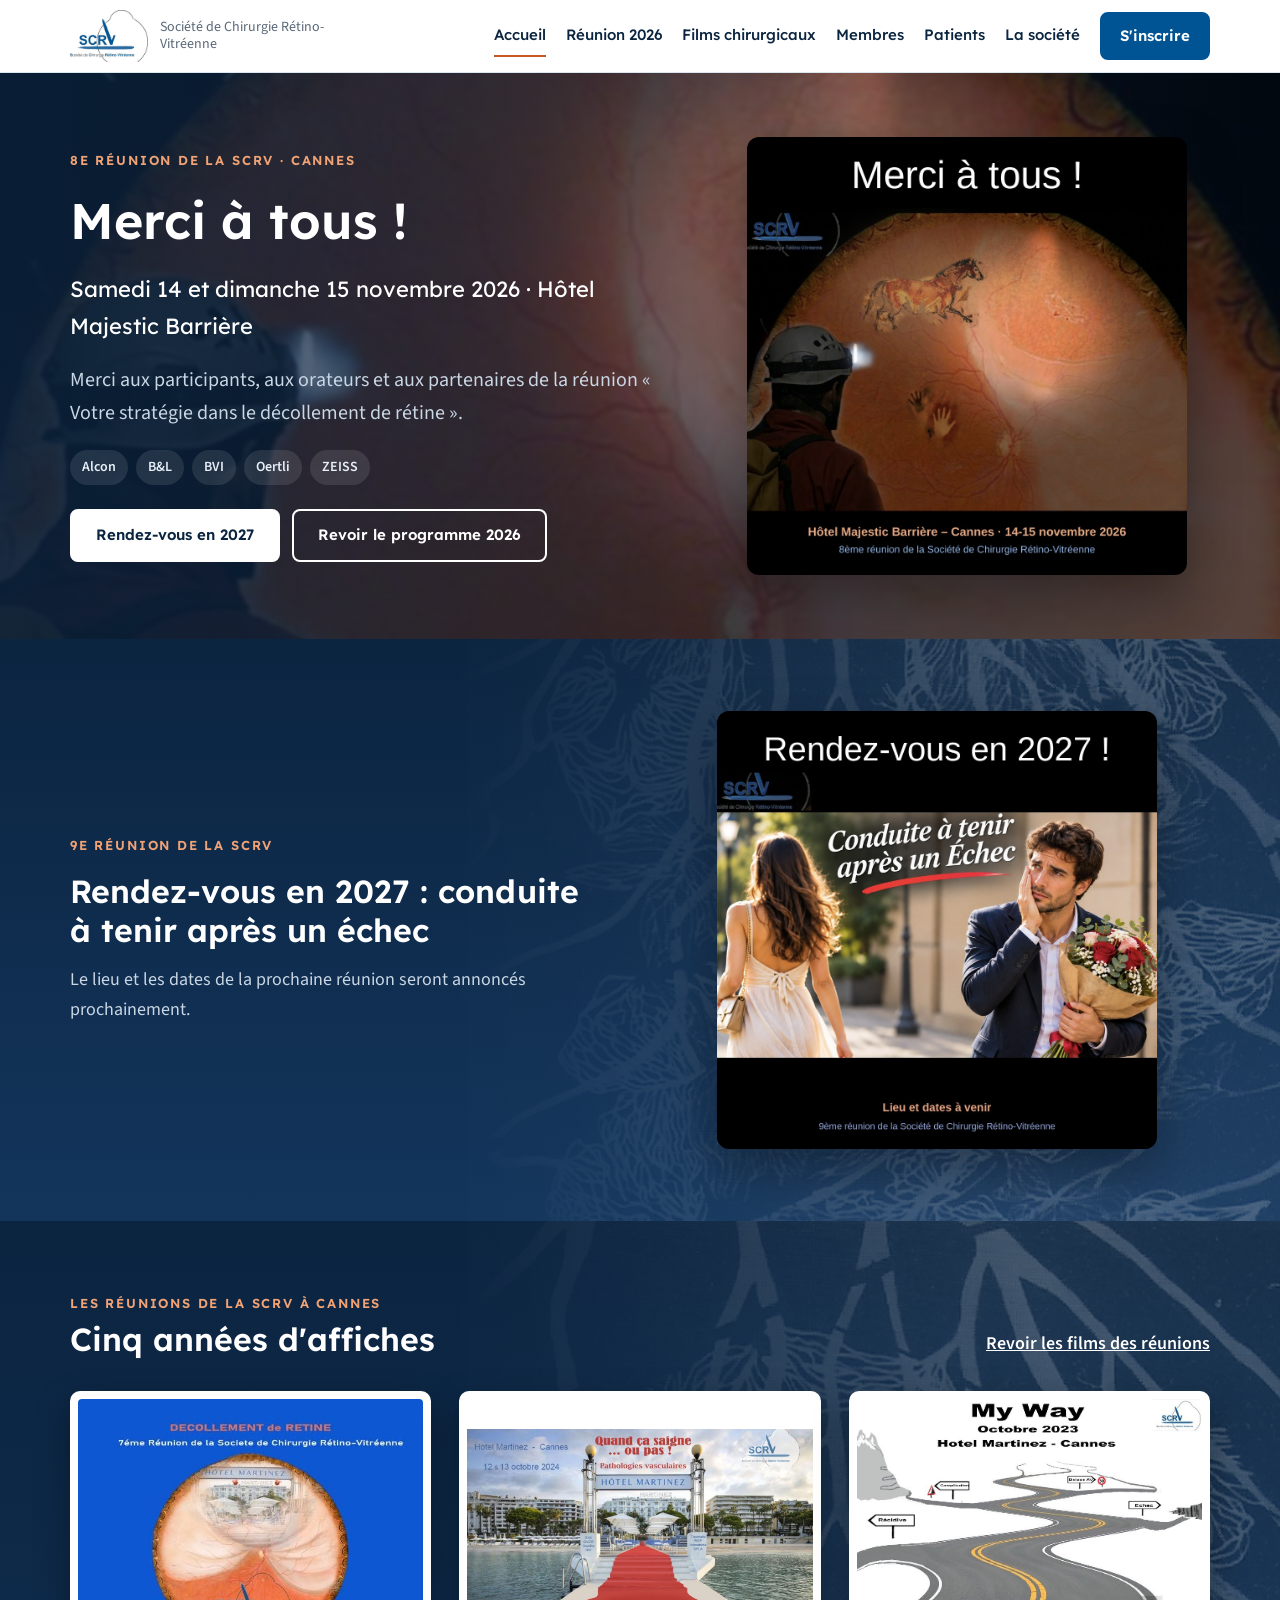
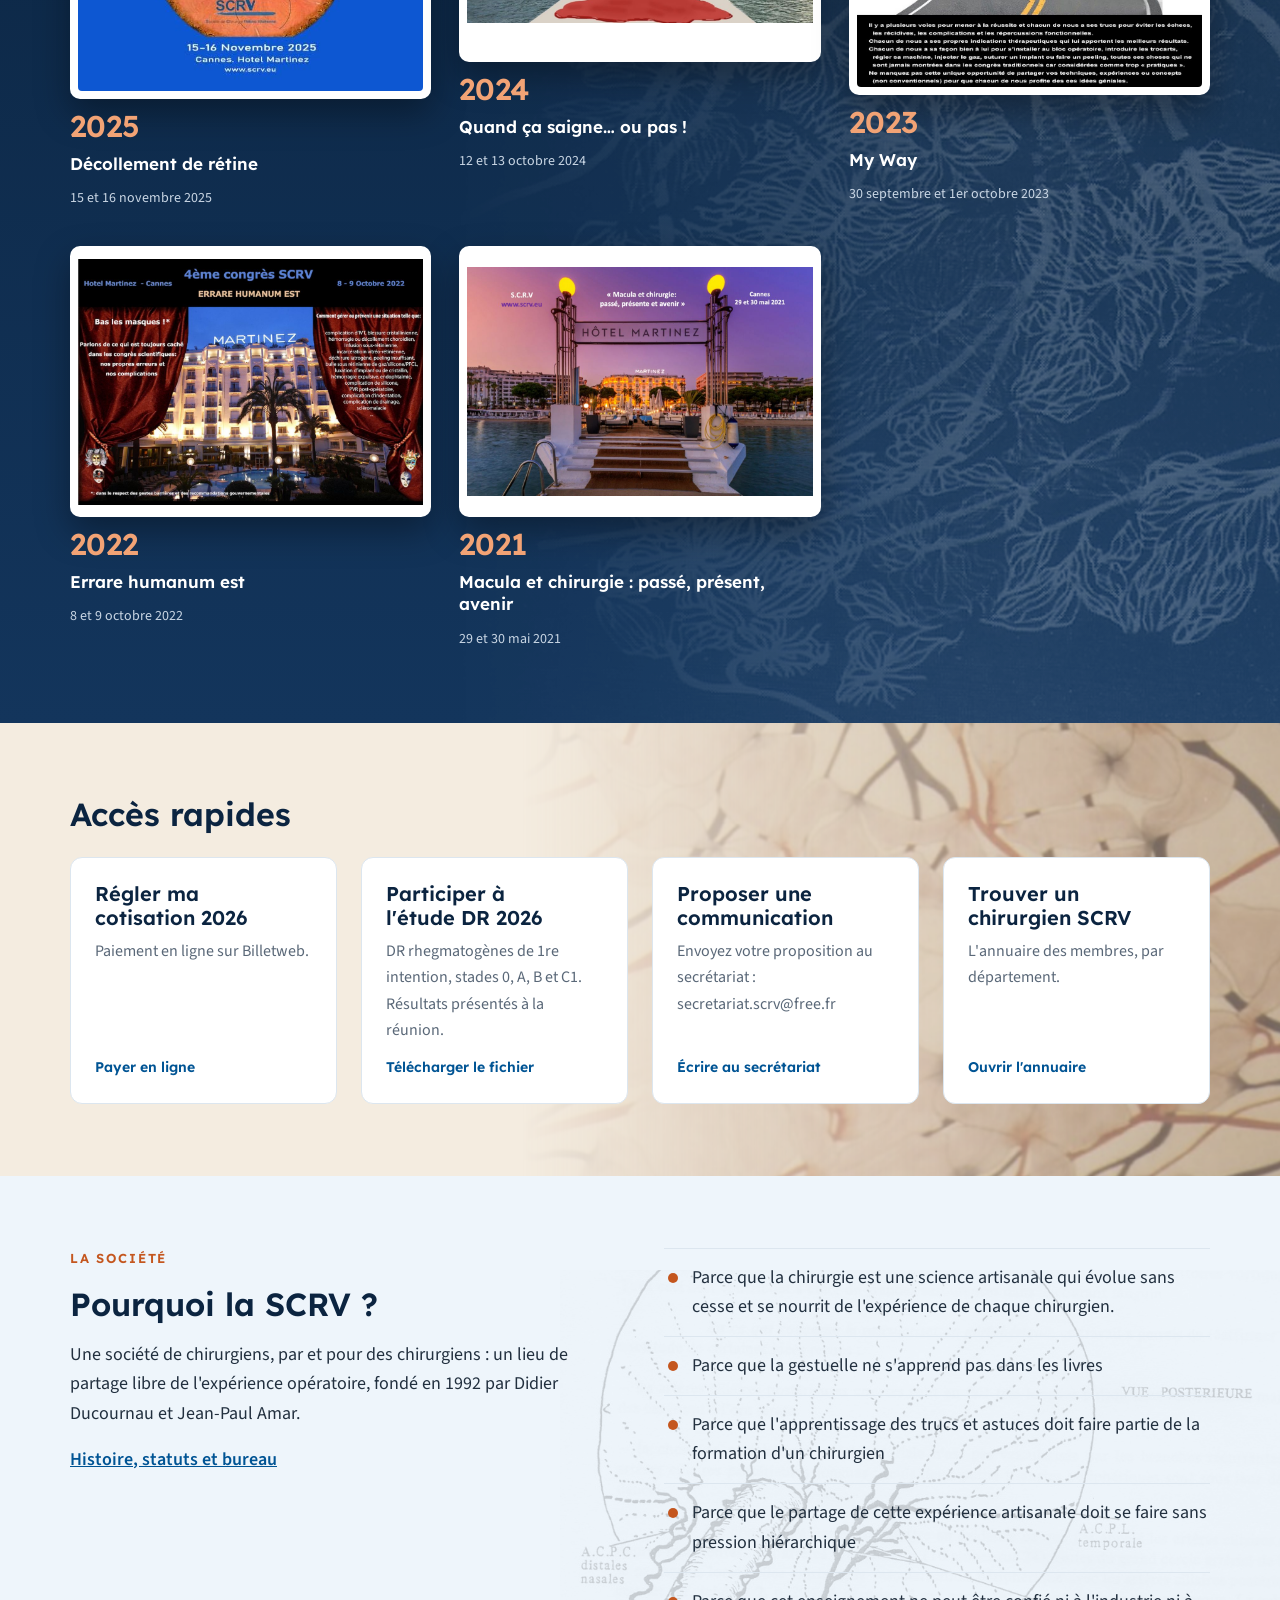
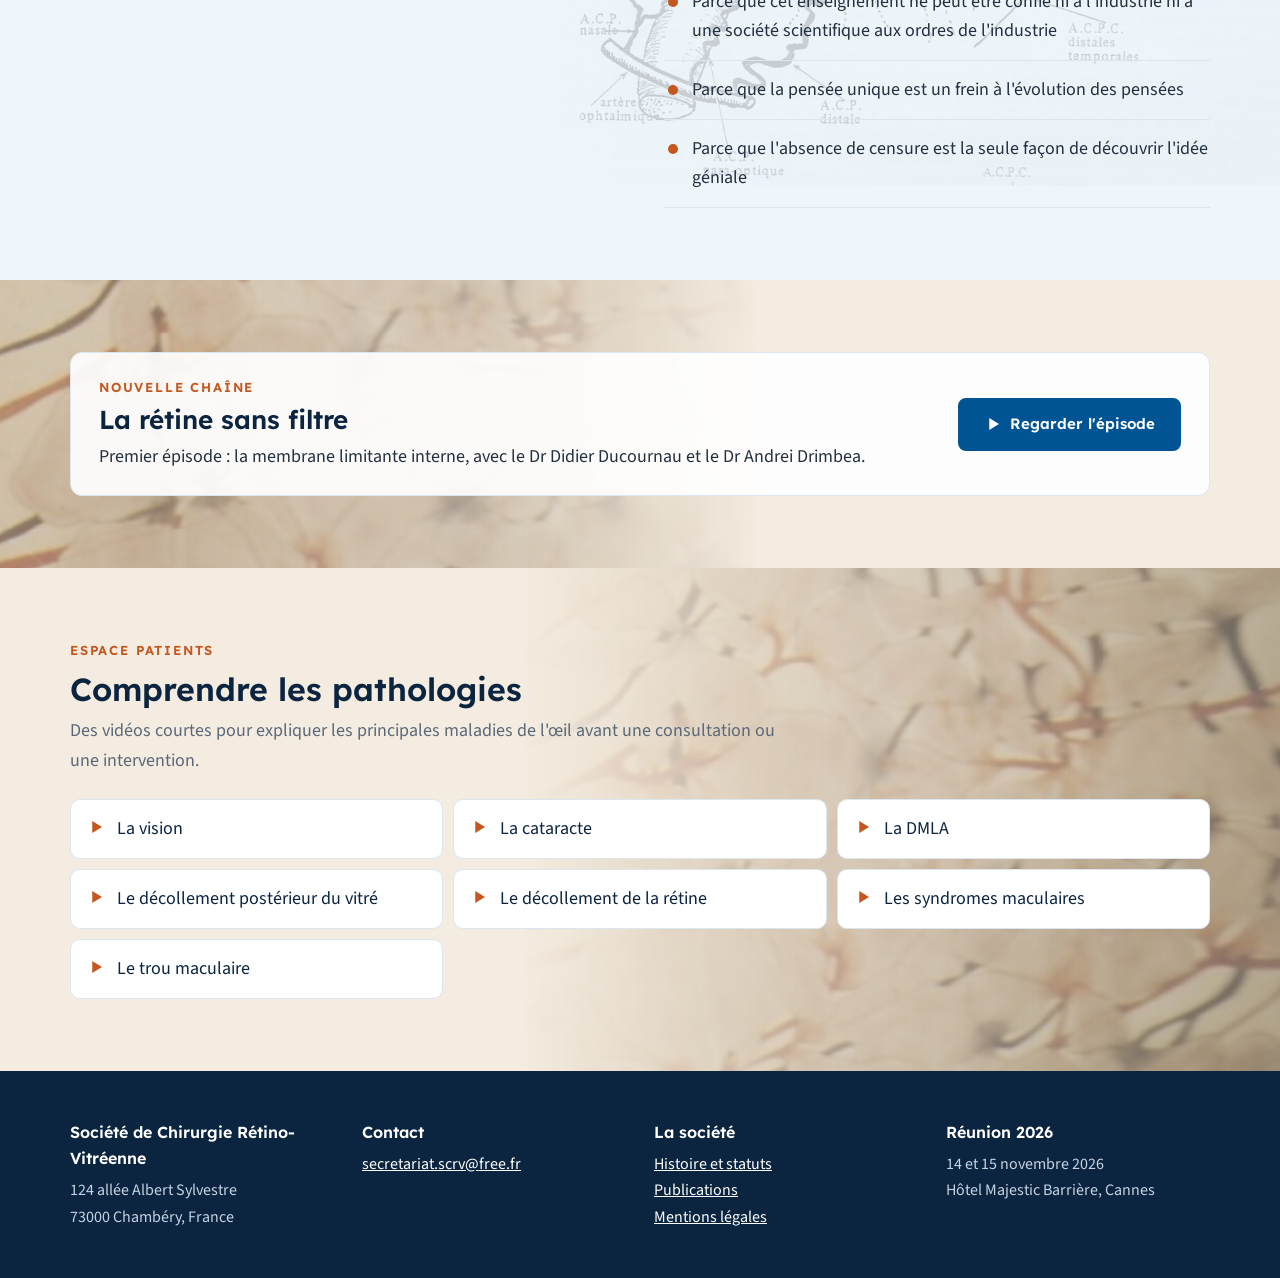
<file: index.html>
<!doctype html>
<html lang="fr">
<head>
<meta charset="utf-8">
<meta name="viewport" content="width=device-width, initial-scale=1">
<title>SCRV – Société de Chirurgie Rétino-Vitréenne</title>
<meta name="description" content="Société de Chirurgie Rétino-Vitréenne : réunion annuelle à Cannes les 14 et 15 novembre 2026, films chirurgicaux, annuaire des chirurgiens vitréo-rétiniens.">
<link rel="canonical" href="https://scrv.eu/">
<meta property="og:type" content="website">
<meta property="og:title" content="SCRV – Société de Chirurgie Rétino-Vitréenne">
<meta property="og:description" content="Société de Chirurgie Rétino-Vitréenne : réunion annuelle à Cannes les 14 et 15 novembre 2026, films chirurgicaux, annuaire des chirurgiens vitréo-rétiniens.">
<meta property="og:url" content="https://scrv.eu/">
<meta property="og:image" content="https://scrv.eu/images/affiche-2026.jpg">
<meta property="og:locale" content="fr_FR">
<link rel="icon" href="images/favicon.png">
<link rel="preconnect" href="https://fonts.googleapis.com">
<link rel="preconnect" href="https://fonts.gstatic.com" crossorigin>
<link rel="stylesheet" href="https://fonts.googleapis.com/css2?family=Lexend:wght@500;600&family=Source+Sans+3:wght@400;600;700&display=swap">
<link rel="stylesheet" href="style.css?v=20261030b">
<script type="application/ld+json">{"@context": "https://schema.org", "@graph": [{"@type": "Organization", "name": "Société de Chirurgie Rétino-Vitréenne", "alternateName": "SCRV", "url": "https://scrv.eu/", "logo": "https://scrv.eu/images/logo-scrv.jpg", "email": "secretariat.scrv@free.fr", "foundingDate": "1990", "address": {"@type": "PostalAddress", "streetAddress": "124 allée Albert Sylvestre", "postalCode": "73000", "addressLocality": "Chambéry", "addressCountry": "FR"}}, {"@type": "Event", "name": "Réunion SCRV 2026 : votre stratégie dans le décollement de rétine", "startDate": "2026-11-14T08:00", "endDate": "2026-11-15T13:00", "eventAttendanceMode": "https://schema.org/OfflineEventAttendanceMode", "eventStatus": "https://schema.org/EventScheduled", "location": {"@type": "Place", "name": "Hôtel Majestic Barrière", "address": {"@type": "PostalAddress", "addressLocality": "Cannes", "addressCountry": "FR"}}, "image": "https://scrv.eu/images/affiche-2026.jpg", "organizer": {"@type": "Organization", "name": "SCRV", "url": "https://scrv.eu/"}, "url": "https://scrv.eu/reunion-2026.html"}]}</script>
</head>
<body>
<header class="site"><div class="wrap">
<a class="brand" href="index.html"><img src="images/logo-scrv.jpg?v=20261030b" alt="SCRV" width="78" height="52"><span>Société de Chirurgie Rétino-Vitréenne</span></a>
<nav class="main" aria-label="Navigation principale">
<a href="index.html" aria-current="page">Accueil</a>
<a href="reunion-2026.html">Réunion 2026</a>
<a href="films.html">Films chirurgicaux</a>
<a href="membres.html">Membres</a>
<a href="patients.html">Patients</a>
<a href="societe.html">La société</a>
<a class="btn" href="modalites.html">S'inscrire</a>
</nav>
</div></header>
<main>

<div class="hero"><div class="wrap">
<div class="stack" style="gap:20px">
<p class="eyebrow" style="color:#F2A375">8e réunion de la SCRV · Cannes</p>
<h1>Merci à tous !</h1>
<p class="date">Samedi 14 et dimanche 15 novembre 2026 · Hôtel Majestic Barrière</p>
<p class="lead">Merci aux participants, aux orateurs et aux partenaires de la réunion « Votre stratégie dans le décollement de rétine ».</p>
<div class="chips"><span>Alcon</span><span>B&amp;L</span><span>BVI</span><span>Oertli</span><span>ZEISS</span></div>
<div style="display:flex;flex-wrap:wrap;gap:12px;margin-top:4px"><a class="btn light" href="#reunion-2027">Rendez-vous en 2027</a><a class="btn outline-light" href="reunion-2026.html">Revoir le programme 2026</a></div>
</div>
<div class="poster"><img src="images/merci-2026.jpg?v=20261121" alt="Merci à tous ! Réunion SCRV 2026, Hôtel Majestic Barrière, Cannes, 14 et 15 novembre 2026" width="1050" height="1045"></div>
</div></div>

<section id="reunion-2027" class="affiches e-sakura-nuit" aria-labelledby="rdv2027"><div class="wrap grid g2" style="gap:48px;align-items:center">
<div class="stack" style="gap:16px">
<p class="eyebrow">9e réunion de la SCRV</p>
<h2 id="rdv2027" style="color:#fff">Rendez-vous en 2027 : conduite à tenir après un échec</h2>
<p style="color:#C9D6E4;font-size:18px">Le lieu et les dates de la prochaine réunion seront annoncés prochainement.</p>
</div>
<div style="max-width:440px;justify-self:center;border-radius:12px;overflow:hidden;box-shadow:0 20px 50px rgba(0,0,0,.35)"><img src="images/affiche-2027.jpg?v=20261121" alt="Affiche de la réunion SCRV 2027 : conduite à tenir après un échec, lieu et dates à venir" width="1050" height="1045" loading="lazy" style="display:block;width:100%;height:auto"></div>
</div></section>

<section class="affiches e-sakura-nuit" aria-labelledby="images"><div class="wrap stack" style="gap:32px">
<div style="display:flex;flex-wrap:wrap;gap:12px 32px;align-items:flex-end;justify-content:space-between">
<div class="stack" style="gap:6px"><p class="eyebrow">Les réunions de la SCRV à Cannes</p><h2 id="images">Cinq années d'affiches</h2></div>
<a class="all" href="films.html">Revoir les films des réunions</a>
</div>
<ol class="posters"><li><a href="films.html#reunion-2025"><div class="frame"><img src="images/reu-2025.jpg?v=20261030b" alt="Affiche de la réunion SCRV 2025 : Décollement de rétine" loading="lazy"></div><span class="y">2025</span><span class="n">Décollement de rétine</span><span class="w">15 et 16 novembre 2025</span></a></li><li><a href="https://sites.google.com/view/scrv/film-chirurgie/r%C3%A9unions-pass%C3%A9es/quand-%C3%A7a-saigne-ou-pas-scrv-2024"><div class="frame"><img src="images/reu-2024.jpg?v=20261030b" alt="Affiche de la réunion SCRV 2024 : Quand ça saigne… ou pas !" loading="lazy"></div><span class="y">2024</span><span class="n">Quand ça saigne… ou pas !</span><span class="w">12 et 13 octobre 2024</span></a></li><li><a href="https://sites.google.com/view/scrv/film-chirurgie/r%C3%A9unions-pass%C3%A9es/my-way-scrv-2023"><div class="frame"><img src="images/reu-2023.jpg?v=20261030b" alt="Affiche de la réunion SCRV 2023 : My Way" loading="lazy"></div><span class="y">2023</span><span class="n">My Way</span><span class="w">30 septembre et 1er octobre 2023</span></a></li><li><a href="https://sites.google.com/view/scrv/film-chirurgie/r%C3%A9unions-pass%C3%A9es/errare-humanum-est"><div class="frame"><img src="images/reu-2022.jpg?v=20261030b" alt="Affiche de la réunion SCRV 2022 : Errare humanum est" loading="lazy"></div><span class="y">2022</span><span class="n">Errare humanum est</span><span class="w">8 et 9 octobre 2022</span></a></li><li><a href="https://sites.google.com/view/scrv/film-chirurgie/r%C3%A9unions-pass%C3%A9es/cannes-29-et-30-mai-2021-macula-et-chirurgie-pass%C3%A9-pr%C3%A9sent-avenir"><div class="frame"><img src="images/reu-2021.jpg?v=20261030b" alt="Affiche de la réunion SCRV 2021 : Macula et chirurgie : passé, présent, avenir" loading="lazy"></div><span class="y">2021</span><span class="n">Macula et chirurgie : passé, présent, avenir</span><span class="w">29 et 30 mai 2021</span></a></li></ol>
</div></section>

<section class="estampe e-indigo" aria-labelledby="acces"><div class="wrap stack" style="gap:24px">
<h2 id="acces">Accès rapides</h2>
<div class="grid g4">
<a class="card" href="https://www.billetweb.fr/scrv-2026-votre-strategie-dans-le-dr" rel="noopener"><h3>Régler ma cotisation 2026</h3><p>Paiement en ligne sur Billetweb.</p><span class="more">Payer en ligne</span></a>
<a class="card" href="https://docs.google.com/spreadsheets/d/1FBe2GjU2p5DTlkY54lcIu4SxNzu9l9FA/edit?usp=drive_link" rel="noopener"><h3>Participer à l'étude DR 2026</h3><p>DR rhegmatogènes de 1re intention, stades 0, A, B et C1. Résultats présentés à la réunion.</p><span class="more">Télécharger le fichier</span></a>
<a class="card" href="mailto:secretariat.scrv@free.fr"><h3>Proposer une communication</h3><p>Envoyez votre proposition au secrétariat : secretariat.scrv@free.fr</p><span class="more">Écrire au secrétariat</span></a>
<a class="card" href="membres.html"><h3>Trouver un chirurgien SCRV</h3><p>L'annuaire des membres, par département.</p><span class="more">Ouvrir l'annuaire</span></a>
</div>
</div></section>

<section class="sky anatomie" aria-labelledby="pourquoi"><div class="wrap grid g2" style="gap:48px;align-items:start">
<div class="stack">
<p class="eyebrow">La société</p>
<h2 id="pourquoi">Pourquoi la SCRV ?</h2>
<p>Une société de chirurgiens, par et pour des chirurgiens : un lieu de partage libre de l'expérience opératoire, fondé en 1992 par Didier Ducournau et Jean-Paul Amar.</p>
<p><a href="societe.html" style="font-weight:600">Histoire, statuts et bureau</a></p>
</div>
<ul class="why"><li>Parce que la chirurgie est une science artisanale qui évolue sans cesse et se nourrit de l&#x27;expérience de chaque chirurgien.</li><li>Parce que la gestuelle ne s&#x27;apprend pas dans les livres</li><li>Parce que l&#x27;apprentissage des trucs et astuces doit faire partie de la formation d&#x27;un chirurgien</li><li>Parce que le partage de cette expérience artisanale doit se faire sans pression hiérarchique</li><li>Parce que cet enseignement ne peut être confié ni à l&#x27;industrie ni à une société scientifique aux ordres de l&#x27;industrie</li><li>Parce que la pensée unique est un frein à l&#x27;évolution des pensées</li><li>Parce que l&#x27;absence de censure est la seule façon de découvrir l&#x27;idée géniale</li></ul>
</div></section>



<section class="estampe e-sakura gauche" aria-labelledby="chaine"><div class="wrap">
<div class="callout" style="background:#fff;border-color:var(--line)">
<div class="stack" style="gap:6px;flex:1 1 420px"><p class="eyebrow">Nouvelle chaîne</p><h2 id="chaine" style="font-size:26px">La rétine sans filtre</h2><p>Premier épisode : la membrane limitante interne, avec le Dr Didier Ducournau et le Dr Andrei Drimbea.</p></div>
<a class="btn" href="https://www.youtube.com/watch?v=Rv_S8HiI05Y" rel="noopener"><svg width="18" height="18" viewBox="0 0 24 24" fill="currentColor" aria-hidden="true"><path d="M7 4l13 8-13 8z"/></svg> Regarder l'épisode</a>
</div>
</div></section>

<section id="patients" class="estampe e-capillaires" aria-labelledby="pat"><div class="wrap stack" style="gap:24px">
<div class="stack" style="gap:8px;max-width:720px"><p class="eyebrow">Espace patients</p><h2 id="pat">Comprendre les pathologies</h2><p class="lead" style="font-size:18px">Des vidéos courtes pour expliquer les principales maladies de l'œil avant une consultation ou une intervention.</p></div>
<ul class="vids"><li><a href="https://www.youtube.com/watch?v=fnEd9PJHBUo" rel="noopener"><svg width="18" height="18" viewBox="0 0 24 24" fill="currentColor" aria-hidden="true"><path d="M7 4l13 8-13 8z"/></svg><span>La vision</span></a></li><li><a href="https://www.youtube.com/watch?v=MEzN3cjICY4" rel="noopener"><svg width="18" height="18" viewBox="0 0 24 24" fill="currentColor" aria-hidden="true"><path d="M7 4l13 8-13 8z"/></svg><span>La cataracte</span></a></li><li><a href="https://www.youtube.com/watch?v=8psYUG_zmzw" rel="noopener"><svg width="18" height="18" viewBox="0 0 24 24" fill="currentColor" aria-hidden="true"><path d="M7 4l13 8-13 8z"/></svg><span>La DMLA</span></a></li><li><a href="https://www.youtube.com/watch?v=CFDbW6A3kh0" rel="noopener"><svg width="18" height="18" viewBox="0 0 24 24" fill="currentColor" aria-hidden="true"><path d="M7 4l13 8-13 8z"/></svg><span>Le décollement postérieur du vitré</span></a></li><li><a href="https://www.youtube.com/watch?v=vjyE2q7U5To" rel="noopener"><svg width="18" height="18" viewBox="0 0 24 24" fill="currentColor" aria-hidden="true"><path d="M7 4l13 8-13 8z"/></svg><span>Le décollement de la rétine</span></a></li><li><a href="https://www.youtube.com/watch?v=o-yu8YjEjQo" rel="noopener"><svg width="18" height="18" viewBox="0 0 24 24" fill="currentColor" aria-hidden="true"><path d="M7 4l13 8-13 8z"/></svg><span>Les syndromes maculaires</span></a></li><li><a href="https://www.youtube.com/watch?v=NmPH_Cx3b6Y" rel="noopener"><svg width="18" height="18" viewBox="0 0 24 24" fill="currentColor" aria-hidden="true"><path d="M7 4l13 8-13 8z"/></svg><span>Le trou maculaire</span></a></li></ul>
</div></section>

</main>
<footer class="site"><div class="wrap">
<div><b>Société de Chirurgie Rétino-Vitréenne</b>124 allée Albert Sylvestre<br>73000 Chambéry, France</div>
<div><b>Contact</b><a href="mailto:secretariat.scrv@free.fr">secretariat.scrv@free.fr</a></div>
<div><b>La société</b><a href="societe.html">Histoire et statuts</a><br><a href="publications.html">Publications</a><br><a href="mentions-legales.html">Mentions légales</a></div>
<div><b>Réunion 2026</b>14 et 15 novembre 2026<br>Hôtel Majestic Barrière, Cannes</div>
</div></footer>
<!-- Cloudflare Web Analytics (sans cookie) --><script type='module' src='https://static.cloudflareinsights.com/beacon.min.js' data-cf-beacon='{"token": "3e038afa1049438997e38b44aa669211"}'></script>
</body>
</html>
</file>
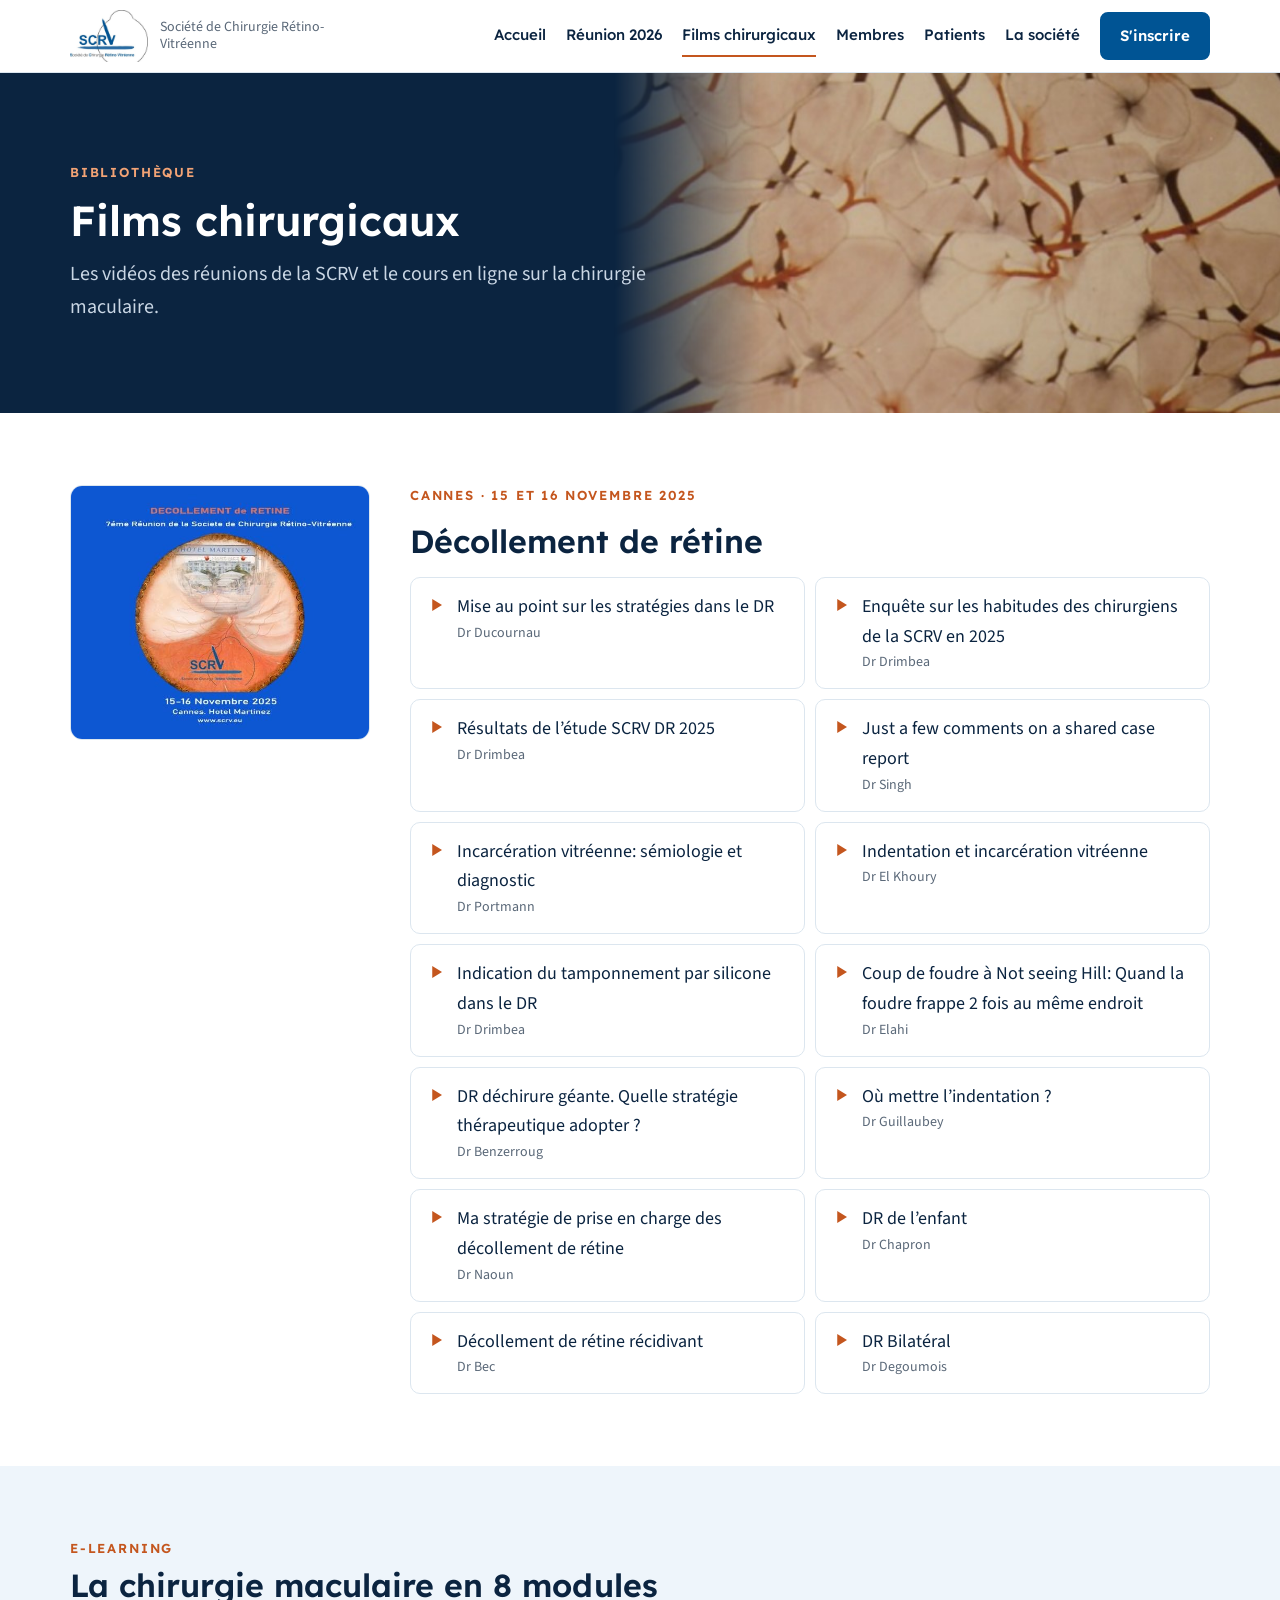
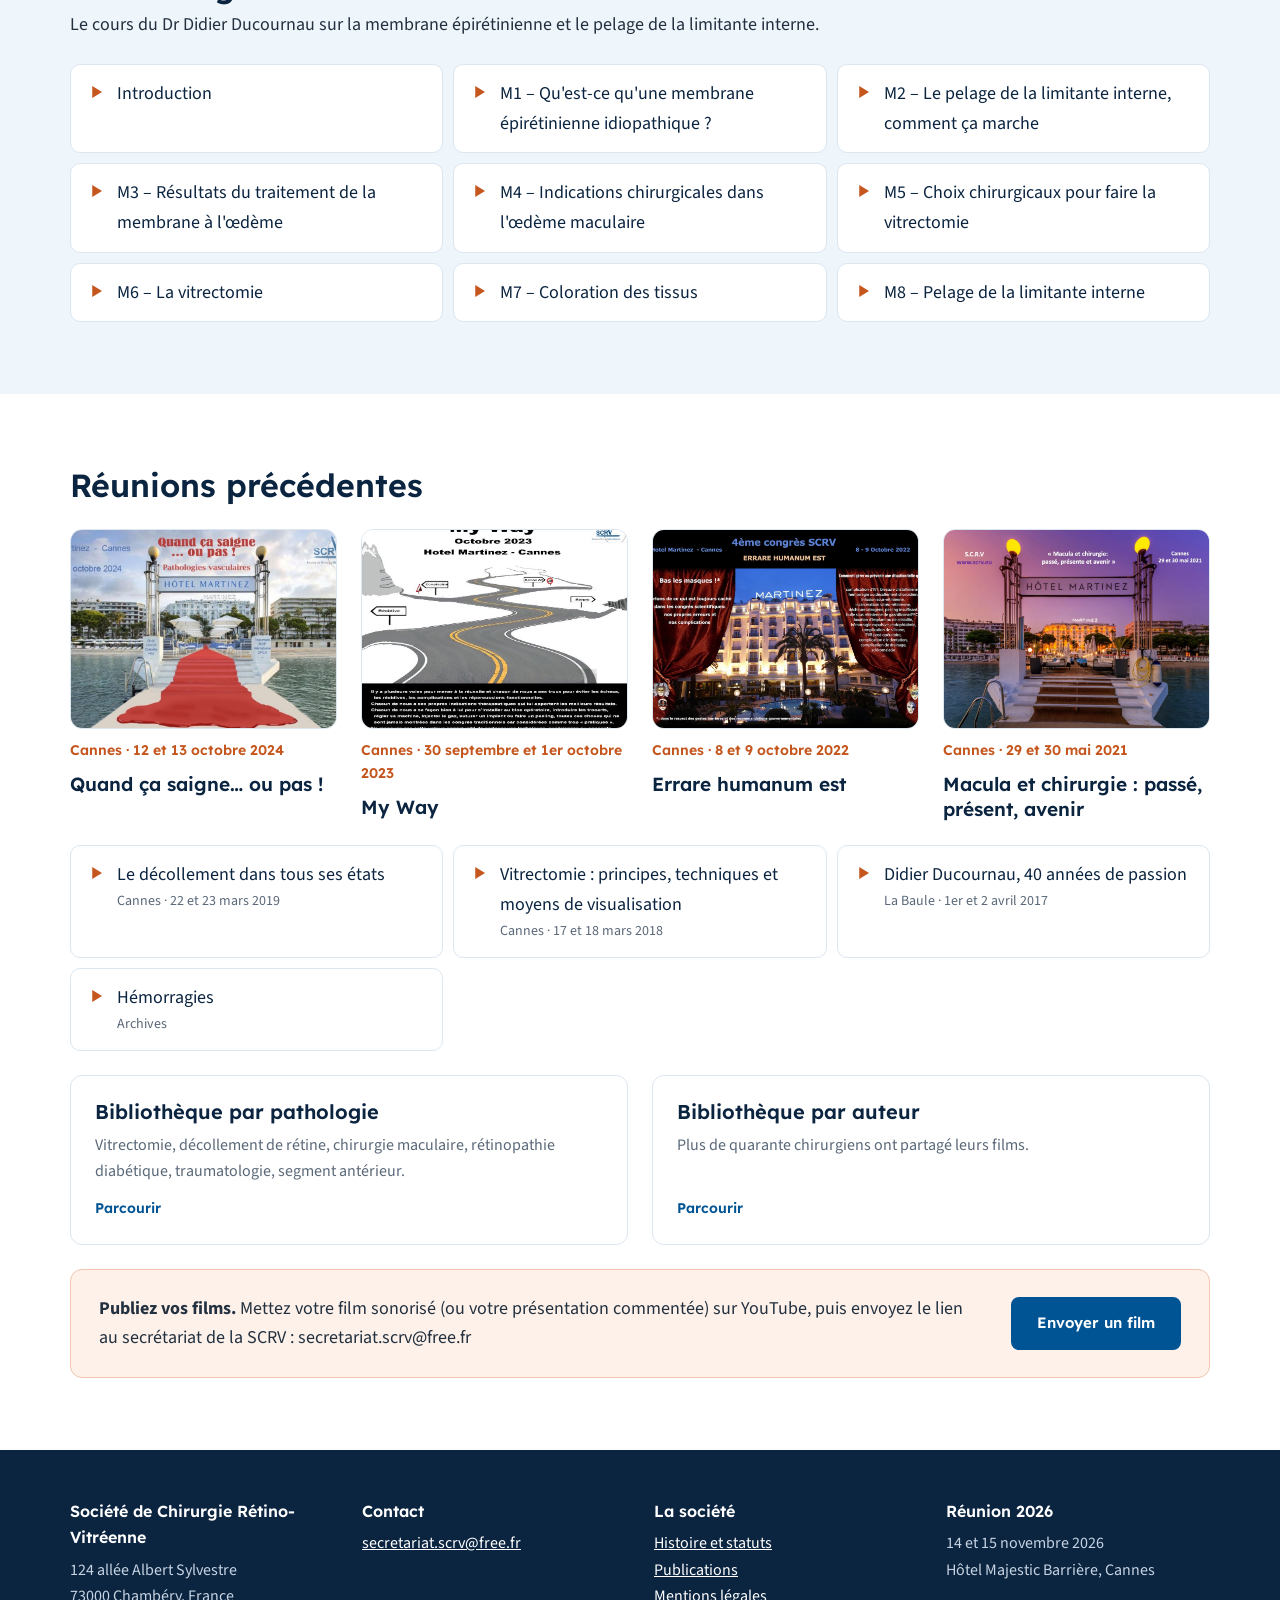
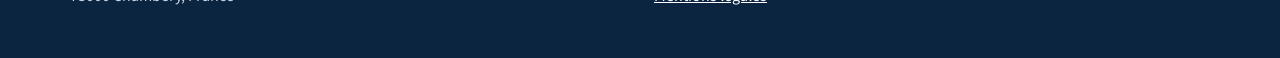
<file: films.html>
<!doctype html>
<html lang="fr">
<head>
<meta charset="utf-8">
<meta name="viewport" content="width=device-width, initial-scale=1">
<title>Films chirurgicaux – SCRV</title>
<meta name="description" content="Films de chirurgie vitréo-rétinienne des réunions de la SCRV : décollement de rétine 2025, e-learning sur la chirurgie maculaire, bibliothèque par pathologie et par auteur.">
<link rel="canonical" href="https://scrv.eu/films.html">
<meta property="og:type" content="website">
<meta property="og:title" content="Films chirurgicaux – SCRV">
<meta property="og:description" content="Films de chirurgie vitréo-rétinienne des réunions de la SCRV : décollement de rétine 2025, e-learning sur la chirurgie maculaire, bibliothèque par pathologie et par auteur.">
<meta property="og:url" content="https://scrv.eu/films.html">
<meta property="og:image" content="https://scrv.eu/images/affiche-2026.jpg">
<meta property="og:locale" content="fr_FR">
<link rel="icon" href="images/favicon.png">
<link rel="preconnect" href="https://fonts.googleapis.com">
<link rel="preconnect" href="https://fonts.gstatic.com" crossorigin>
<link rel="stylesheet" href="https://fonts.googleapis.com/css2?family=Lexend:wght@500;600&family=Source+Sans+3:wght@400;600;700&display=swap">
<link rel="stylesheet" href="style.css?v=20261030b">
</head>
<body>
<header class="site"><div class="wrap">
<a class="brand" href="index.html"><img src="images/logo-scrv.jpg?v=20261030b" alt="SCRV" width="78" height="52"><span>Société de Chirurgie Rétino-Vitréenne</span></a>
<nav class="main" aria-label="Navigation principale">
<a href="index.html">Accueil</a>
<a href="reunion-2026.html">Réunion 2026</a>
<a href="films.html" aria-current="page">Films chirurgicaux</a>
<a href="membres.html">Membres</a>
<a href="patients.html">Patients</a>
<a href="societe.html">La société</a>
<a class="btn" href="modalites.html">S'inscrire</a>
</nav>
</div></header>
<main>

<div class="page-head"><div class="wrap"><p class="eyebrow">Bibliothèque</p><h1>Films chirurgicaux</h1>
<p class="lead">Les vidéos des réunions de la SCRV et le cours en ligne sur la chirurgie maculaire.</p></div></div>
<section id="reunion-2025"><div class="wrap grid split">
<div class="poster-card"><div class="img" style="aspect-ratio:auto"><img src="images/reu-2025.jpg?v=20261030b" alt="Affiche de la réunion SCRV 2025 : décollement de rétine" loading="lazy"></div></div>
<div class="stack" style="gap:16px;min-width:0"><p class="eyebrow">Cannes · 15 et 16 novembre 2025</p><h2>Décollement de rétine</h2>
<ul class="vids"><li><a href="https://www.youtube.com/watch?v=q3W4_KPvraw" rel="noopener"><svg width="18" height="18" viewBox="0 0 24 24" fill="currentColor" aria-hidden="true"><path d="M7 4l13 8-13 8z"/></svg><span>Mise au point sur les stratégies dans le DR<small>Dr Ducournau</small></span></a></li><li><a href="https://www.youtube.com/watch?v=hR3fbtmRU5k" rel="noopener"><svg width="18" height="18" viewBox="0 0 24 24" fill="currentColor" aria-hidden="true"><path d="M7 4l13 8-13 8z"/></svg><span>Enquête sur les habitudes des chirurgiens de la SCRV en 2025<small>Dr Drimbea</small></span></a></li><li><a href="https://www.youtube.com/watch?v=CAHnmaNR-PI" rel="noopener"><svg width="18" height="18" viewBox="0 0 24 24" fill="currentColor" aria-hidden="true"><path d="M7 4l13 8-13 8z"/></svg><span>Résultats de l’étude SCRV DR 2025<small>Dr Drimbea</small></span></a></li><li><a href="https://www.youtube.com/watch?v=KCdxxzwZO9w" rel="noopener"><svg width="18" height="18" viewBox="0 0 24 24" fill="currentColor" aria-hidden="true"><path d="M7 4l13 8-13 8z"/></svg><span>Just a few comments on a shared case report<small>Dr Singh</small></span></a></li><li><a href="https://www.youtube.com/watch?v=yRQppBqgNaU" rel="noopener"><svg width="18" height="18" viewBox="0 0 24 24" fill="currentColor" aria-hidden="true"><path d="M7 4l13 8-13 8z"/></svg><span>Incarcération vitréenne: sémiologie et diagnostic<small>Dr Portmann</small></span></a></li><li><a href="https://www.youtube.com/watch?v=OqIFb2RRbd8" rel="noopener"><svg width="18" height="18" viewBox="0 0 24 24" fill="currentColor" aria-hidden="true"><path d="M7 4l13 8-13 8z"/></svg><span>Indentation et incarcération vitréenne<small>Dr El Khoury</small></span></a></li><li><a href="https://www.youtube.com/watch?v=pgn7jYEoNbE" rel="noopener"><svg width="18" height="18" viewBox="0 0 24 24" fill="currentColor" aria-hidden="true"><path d="M7 4l13 8-13 8z"/></svg><span>Indication du tamponnement par silicone dans le DR<small>Dr Drimbea</small></span></a></li><li><a href="https://www.youtube.com/watch?v=CUWuDcgWaSU" rel="noopener"><svg width="18" height="18" viewBox="0 0 24 24" fill="currentColor" aria-hidden="true"><path d="M7 4l13 8-13 8z"/></svg><span>Coup de foudre à Not seeing Hill: Quand la foudre frappe 2 fois au même endroit<small>Dr Elahi</small></span></a></li><li><a href="https://www.youtube.com/watch?v=C_kMBiSFOMA" rel="noopener"><svg width="18" height="18" viewBox="0 0 24 24" fill="currentColor" aria-hidden="true"><path d="M7 4l13 8-13 8z"/></svg><span>DR déchirure géante. Quelle stratégie thérapeutique adopter ?<small>Dr Benzerroug</small></span></a></li><li><a href="https://www.youtube.com/watch?v=zIuo3221RdU" rel="noopener"><svg width="18" height="18" viewBox="0 0 24 24" fill="currentColor" aria-hidden="true"><path d="M7 4l13 8-13 8z"/></svg><span>Où mettre l’indentation ?<small>Dr Guillaubey</small></span></a></li><li><a href="https://www.youtube.com/watch?v=vfw_bVzpa20" rel="noopener"><svg width="18" height="18" viewBox="0 0 24 24" fill="currentColor" aria-hidden="true"><path d="M7 4l13 8-13 8z"/></svg><span>Ma stratégie de prise en charge des décollement de rétine<small>Dr Naoun</small></span></a></li><li><a href="https://www.youtube.com/watch?v=8epFp3EyMao" rel="noopener"><svg width="18" height="18" viewBox="0 0 24 24" fill="currentColor" aria-hidden="true"><path d="M7 4l13 8-13 8z"/></svg><span>DR de l’enfant<small>Dr Chapron</small></span></a></li><li><a href="https://www.youtube.com/watch?v=mItoelyPw0A" rel="noopener"><svg width="18" height="18" viewBox="0 0 24 24" fill="currentColor" aria-hidden="true"><path d="M7 4l13 8-13 8z"/></svg><span>Décollement de rétine récidivant<small>Dr Bec</small></span></a></li><li><a href="https://www.youtube.com/watch?v=NomTB0b1Bx0" rel="noopener"><svg width="18" height="18" viewBox="0 0 24 24" fill="currentColor" aria-hidden="true"><path d="M7 4l13 8-13 8z"/></svg><span>DR Bilatéral<small>Dr Degoumois</small></span></a></li></ul></div>
</div></section>
<section class="sky"><div class="wrap stack" style="gap:24px">
<div class="stack" style="gap:6px"><p class="eyebrow">E-learning</p><h2>La chirurgie maculaire en 8 modules</h2><p>Le cours du Dr Didier Ducournau sur la membrane épirétinienne et le pelage de la limitante interne.</p></div>
<ul class="vids"><li><a href="https://www.youtube.com/watch?v=7kYHJtm0Jb0" rel="noopener"><svg width="18" height="18" viewBox="0 0 24 24" fill="currentColor" aria-hidden="true"><path d="M7 4l13 8-13 8z"/></svg><span>Introduction</span></a></li><li><a href="https://www.youtube.com/watch?v=92T4HJTw-KI" rel="noopener"><svg width="18" height="18" viewBox="0 0 24 24" fill="currentColor" aria-hidden="true"><path d="M7 4l13 8-13 8z"/></svg><span>M1 – Qu&#x27;est-ce qu&#x27;une membrane épirétinienne idiopathique ?</span></a></li><li><a href="https://www.youtube.com/watch?v=sDyADMnqaAk" rel="noopener"><svg width="18" height="18" viewBox="0 0 24 24" fill="currentColor" aria-hidden="true"><path d="M7 4l13 8-13 8z"/></svg><span>M2 – Le pelage de la limitante interne, comment ça marche</span></a></li><li><a href="https://www.youtube.com/watch?v=7yExGZN5sns" rel="noopener"><svg width="18" height="18" viewBox="0 0 24 24" fill="currentColor" aria-hidden="true"><path d="M7 4l13 8-13 8z"/></svg><span>M3 – Résultats du traitement de la membrane à l&#x27;œdème</span></a></li><li><a href="https://www.youtube.com/watch?v=s6Qmp_2DPw8" rel="noopener"><svg width="18" height="18" viewBox="0 0 24 24" fill="currentColor" aria-hidden="true"><path d="M7 4l13 8-13 8z"/></svg><span>M4 – Indications chirurgicales dans l&#x27;œdème maculaire</span></a></li><li><a href="https://www.youtube.com/watch?v=kKCFyIIG4iM" rel="noopener"><svg width="18" height="18" viewBox="0 0 24 24" fill="currentColor" aria-hidden="true"><path d="M7 4l13 8-13 8z"/></svg><span>M5 – Choix chirurgicaux pour faire la vitrectomie</span></a></li><li><a href="https://www.youtube.com/watch?v=Ik2ltCFzy7g" rel="noopener"><svg width="18" height="18" viewBox="0 0 24 24" fill="currentColor" aria-hidden="true"><path d="M7 4l13 8-13 8z"/></svg><span>M6 – La vitrectomie</span></a></li><li><a href="https://www.youtube.com/watch?v=q4WtTEpa0-g" rel="noopener"><svg width="18" height="18" viewBox="0 0 24 24" fill="currentColor" aria-hidden="true"><path d="M7 4l13 8-13 8z"/></svg><span>M7 – Coloration des tissus</span></a></li><li><a href="https://www.youtube.com/watch?v=UtYD39U1_Ww" rel="noopener"><svg width="18" height="18" viewBox="0 0 24 24" fill="currentColor" aria-hidden="true"><path d="M7 4l13 8-13 8z"/></svg><span>M8 – Pelage de la limitante interne</span></a></li></ul>
</div></section>
<section><div class="wrap stack" style="gap:24px">
<h2>Réunions précédentes</h2>
<div class="grid g4"><a class="poster-card" href="https://sites.google.com/view/scrv/film-chirurgie/r%C3%A9unions-pass%C3%A9es/quand-%C3%A7a-saigne-ou-pas-scrv-2024"><div class="img"><img src="images/reu-2024.jpg?v=20261030b" alt="Affiche de la réunion SCRV 2024" loading="lazy"></div><span class="y">Cannes · 12 et 13 octobre 2024</span><span class="n">Quand ça saigne… ou pas !</span></a><a class="poster-card" href="https://sites.google.com/view/scrv/film-chirurgie/r%C3%A9unions-pass%C3%A9es/my-way-scrv-2023"><div class="img"><img src="images/reu-2023.jpg?v=20261030b" alt="Affiche de la réunion SCRV 2023" loading="lazy"></div><span class="y">Cannes · 30 septembre et 1er octobre 2023</span><span class="n">My Way</span></a><a class="poster-card" href="https://sites.google.com/view/scrv/film-chirurgie/r%C3%A9unions-pass%C3%A9es/errare-humanum-est"><div class="img"><img src="images/reu-2022.jpg?v=20261030b" alt="Affiche de la réunion SCRV 2022" loading="lazy"></div><span class="y">Cannes · 8 et 9 octobre 2022</span><span class="n">Errare humanum est</span></a><a class="poster-card" href="https://sites.google.com/view/scrv/film-chirurgie/r%C3%A9unions-pass%C3%A9es/cannes-29-et-30-mai-2021-macula-et-chirurgie-pass%C3%A9-pr%C3%A9sent-avenir"><div class="img"><img src="images/reu-2021.jpg?v=20261030b" alt="Affiche de la réunion SCRV 2021" loading="lazy"></div><span class="y">Cannes · 29 et 30 mai 2021</span><span class="n">Macula et chirurgie : passé, présent, avenir</span></a></div>
<ul class="vids" style="grid-template-columns:repeat(auto-fit,minmax(min(360px,100%),1fr))">
<li><a href="https://sites.google.com/view/scrv/film-chirurgie/r%C3%A9unions-pass%C3%A9es/le-d%C3%A9collement-de-r%C3%A9tine-dans-tous-ses-%C3%A9tats" rel="noopener"><svg width="18" height="18" viewBox="0 0 24 24" fill="currentColor" aria-hidden="true"><path d="M7 4l13 8-13 8z"/></svg><span>Le décollement dans tous ses états<small>Cannes · 22 et 23 mars 2019</small></span></a></li>
<li><a href="https://sites.google.com/view/scrv/film-chirurgie/r%C3%A9unions-pass%C3%A9es/vitrectomie-principes-techniques-et-moyens-de-visualisation" rel="noopener"><svg width="18" height="18" viewBox="0 0 24 24" fill="currentColor" aria-hidden="true"><path d="M7 4l13 8-13 8z"/></svg><span>Vitrectomie : principes, techniques et moyens de visualisation<small>Cannes · 17 et 18 mars 2018</small></span></a></li>
<li><a href="https://sites.google.com/view/scrv/film-chirurgie/r%C3%A9unions-pass%C3%A9es/didier-ducournau-40-ann%C3%A9es-de-passion" rel="noopener"><svg width="18" height="18" viewBox="0 0 24 24" fill="currentColor" aria-hidden="true"><path d="M7 4l13 8-13 8z"/></svg><span>Didier Ducournau, 40 années de passion<small>La Baule · 1er et 2 avril 2017</small></span></a></li>
<li><a href="https://sites.google.com/view/scrv/film-chirurgie/r%C3%A9unions-pass%C3%A9es/h%C3%A9morragies" rel="noopener"><svg width="18" height="18" viewBox="0 0 24 24" fill="currentColor" aria-hidden="true"><path d="M7 4l13 8-13 8z"/></svg><span>Hémorragies<small>Archives</small></span></a></li>
</ul>
<div class="grid g2" style="align-items:stretch">
<a class="card" href="https://sites.google.com/view/scrv/film-chirurgie/par-pathologie" rel="noopener"><h3>Bibliothèque par pathologie</h3><p>Vitrectomie, décollement de rétine, chirurgie maculaire, rétinopathie diabétique, traumatologie, segment antérieur.</p><span class="more">Parcourir</span></a>
<a class="card" href="https://sites.google.com/view/scrv/film-chirurgie/par-auteur" rel="noopener"><h3>Bibliothèque par auteur</h3><p>Plus de quarante chirurgiens ont partagé leurs films.</p><span class="more">Parcourir</span></a>
</div>
<div class="callout"><p><strong>Publiez vos films.</strong> Mettez votre film sonorisé (ou votre présentation commentée) sur YouTube, puis envoyez le lien au secrétariat de la SCRV : secretariat.scrv@free.fr</p><a class="btn" href="mailto:secretariat.scrv@free.fr">Envoyer un film</a></div>
</div></section>

</main>
<footer class="site"><div class="wrap">
<div><b>Société de Chirurgie Rétino-Vitréenne</b>124 allée Albert Sylvestre<br>73000 Chambéry, France</div>
<div><b>Contact</b><a href="mailto:secretariat.scrv@free.fr">secretariat.scrv@free.fr</a></div>
<div><b>La société</b><a href="societe.html">Histoire et statuts</a><br><a href="publications.html">Publications</a><br><a href="mentions-legales.html">Mentions légales</a></div>
<div><b>Réunion 2026</b>14 et 15 novembre 2026<br>Hôtel Majestic Barrière, Cannes</div>
</div></footer>
<!-- Cloudflare Web Analytics (sans cookie) --><script type='module' src='https://static.cloudflareinsights.com/beacon.min.js' data-cf-beacon='{"token": "3e038afa1049438997e38b44aa669211"}'></script>
</body>
</html>
</file>
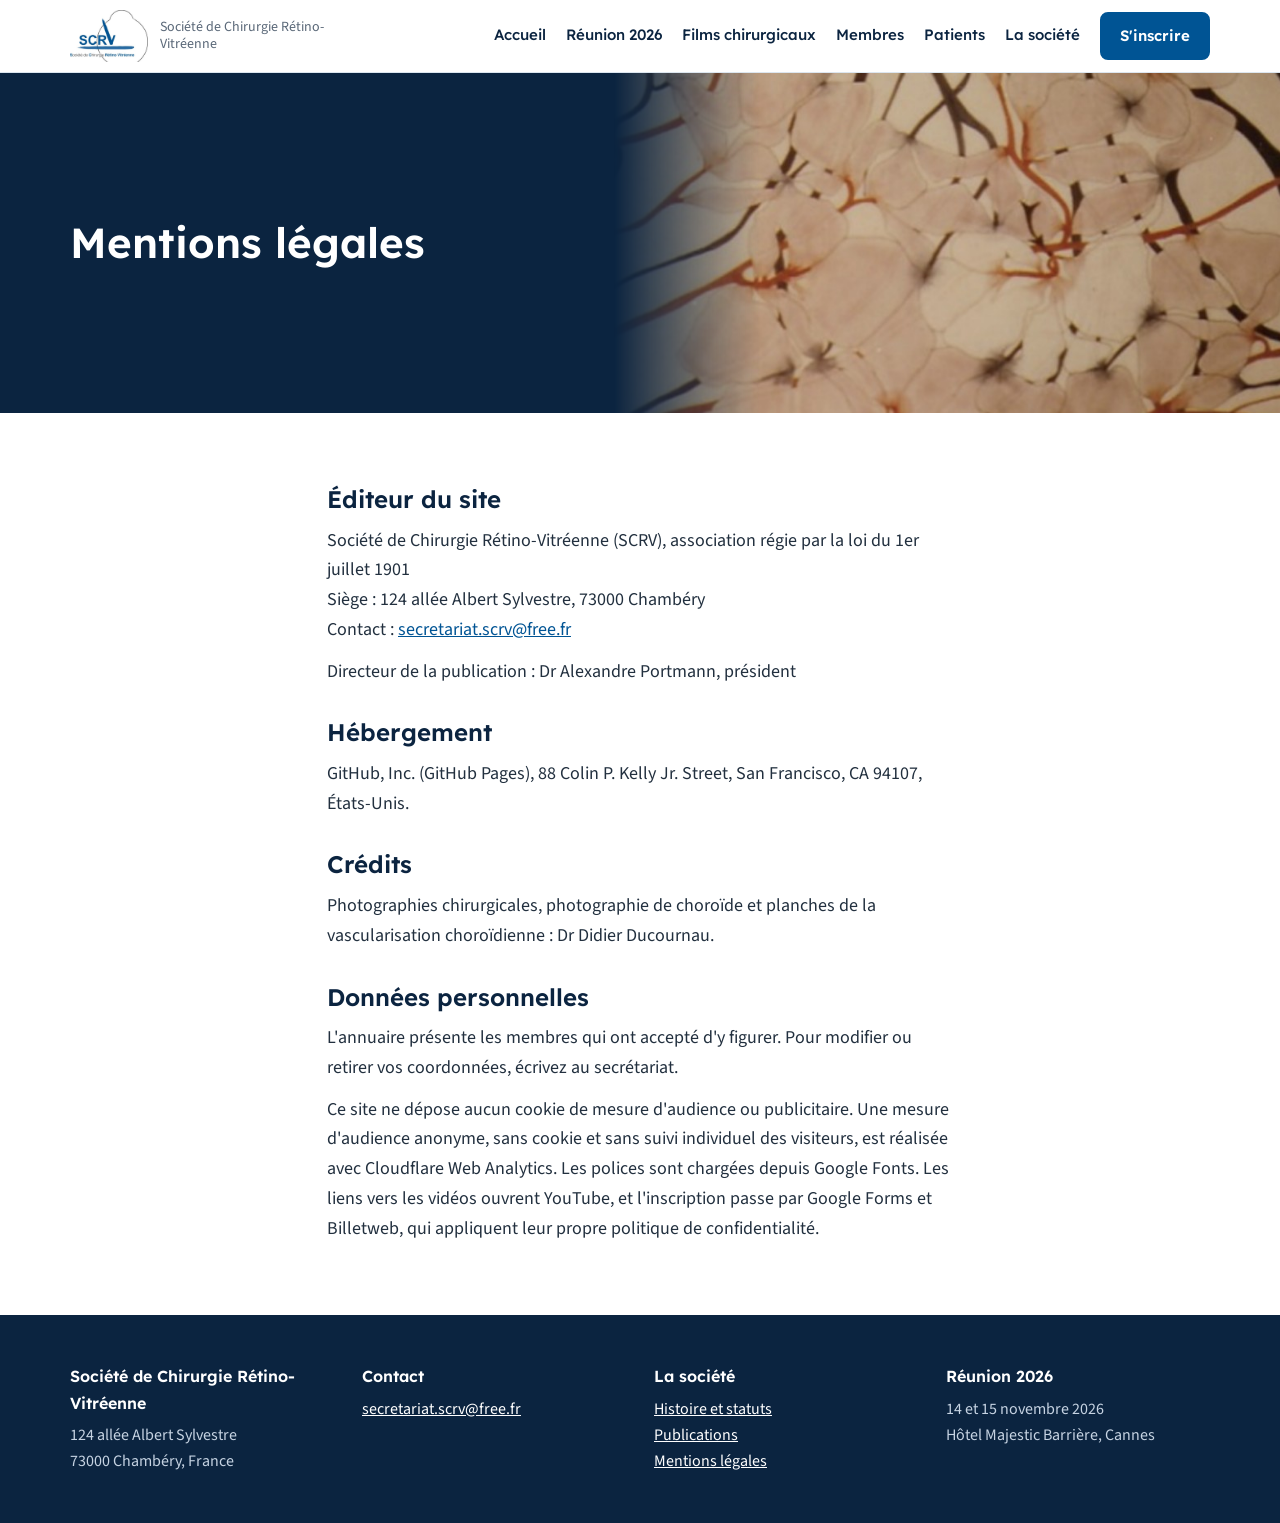
<file: mentions-legales.html>
<!doctype html>
<html lang="fr">
<head>
<meta charset="utf-8">
<meta name="viewport" content="width=device-width, initial-scale=1">
<title>Mentions légales – SCRV</title>
<meta name="description" content="Mentions légales du site de la Société de Chirurgie Rétino-Vitréenne.">
<link rel="canonical" href="https://scrv.eu/mentions-legales.html">
<meta property="og:type" content="website">
<meta property="og:title" content="Mentions légales – SCRV">
<meta property="og:description" content="Mentions légales du site de la Société de Chirurgie Rétino-Vitréenne.">
<meta property="og:url" content="https://scrv.eu/mentions-legales.html">
<meta property="og:image" content="https://scrv.eu/images/affiche-2026.jpg">
<meta property="og:locale" content="fr_FR">
<link rel="icon" href="images/favicon.png">
<link rel="preconnect" href="https://fonts.googleapis.com">
<link rel="preconnect" href="https://fonts.gstatic.com" crossorigin>
<link rel="stylesheet" href="https://fonts.googleapis.com/css2?family=Lexend:wght@500;600&family=Source+Sans+3:wght@400;600;700&display=swap">
<link rel="stylesheet" href="style.css?v=20261030b">
</head>
<body>
<header class="site"><div class="wrap">
<a class="brand" href="index.html"><img src="images/logo-scrv.jpg?v=20261030b" alt="SCRV" width="78" height="52"><span>Société de Chirurgie Rétino-Vitréenne</span></a>
<nav class="main" aria-label="Navigation principale">
<a href="index.html">Accueil</a>
<a href="reunion-2026.html">Réunion 2026</a>
<a href="films.html">Films chirurgicaux</a>
<a href="membres.html">Membres</a>
<a href="patients.html">Patients</a>
<a href="societe.html">La société</a>
<a class="btn" href="modalites.html">S'inscrire</a>
</nav>
</div></header>
<main>

<div class="page-head"><div class="wrap"><h1>Mentions légales</h1></div></div>
<section><div class="wrap prose">
<h2 style="margin-top:0">Éditeur du site</h2>
<p>Société de Chirurgie Rétino-Vitréenne (SCRV), association régie par la loi du 1er juillet 1901<br>Siège : 124 allée Albert Sylvestre, 73000 Chambéry<br>Contact : <a href="mailto:secretariat.scrv@free.fr">secretariat.scrv@free.fr</a></p>
<p>Directeur de la publication : Dr Alexandre Portmann, président</p>
<h2>Hébergement</h2>
<p>GitHub, Inc. (GitHub Pages), 88 Colin P. Kelly Jr. Street, San Francisco, CA 94107, États-Unis.</p>
<h2>Crédits</h2>
<p>Photographies chirurgicales, photographie de choroïde et planches de la vascularisation choroïdienne : Dr Didier Ducournau.</p>
<h2>Données personnelles</h2>
<p>L'annuaire présente les membres qui ont accepté d'y figurer. Pour modifier ou retirer vos coordonnées, écrivez au secrétariat.</p>
<p>Ce site ne dépose aucun cookie de mesure d'audience ou publicitaire. Une mesure d'audience anonyme, sans cookie et sans suivi individuel des visiteurs, est réalisée avec Cloudflare Web Analytics. Les polices sont chargées depuis Google Fonts. Les liens vers les vidéos ouvrent YouTube, et l'inscription passe par Google Forms et Billetweb, qui appliquent leur propre politique de confidentialité.</p>
</div></section>

</main>
<footer class="site"><div class="wrap">
<div><b>Société de Chirurgie Rétino-Vitréenne</b>124 allée Albert Sylvestre<br>73000 Chambéry, France</div>
<div><b>Contact</b><a href="mailto:secretariat.scrv@free.fr">secretariat.scrv@free.fr</a></div>
<div><b>La société</b><a href="societe.html">Histoire et statuts</a><br><a href="publications.html">Publications</a><br><a href="mentions-legales.html">Mentions légales</a></div>
<div><b>Réunion 2026</b>14 et 15 novembre 2026<br>Hôtel Majestic Barrière, Cannes</div>
</div></footer>
<!-- Cloudflare Web Analytics (sans cookie) --><script type='module' src='https://static.cloudflareinsights.com/beacon.min.js' data-cf-beacon='{"token": "3e038afa1049438997e38b44aa669211"}'></script>
</body>
</html>
</file>
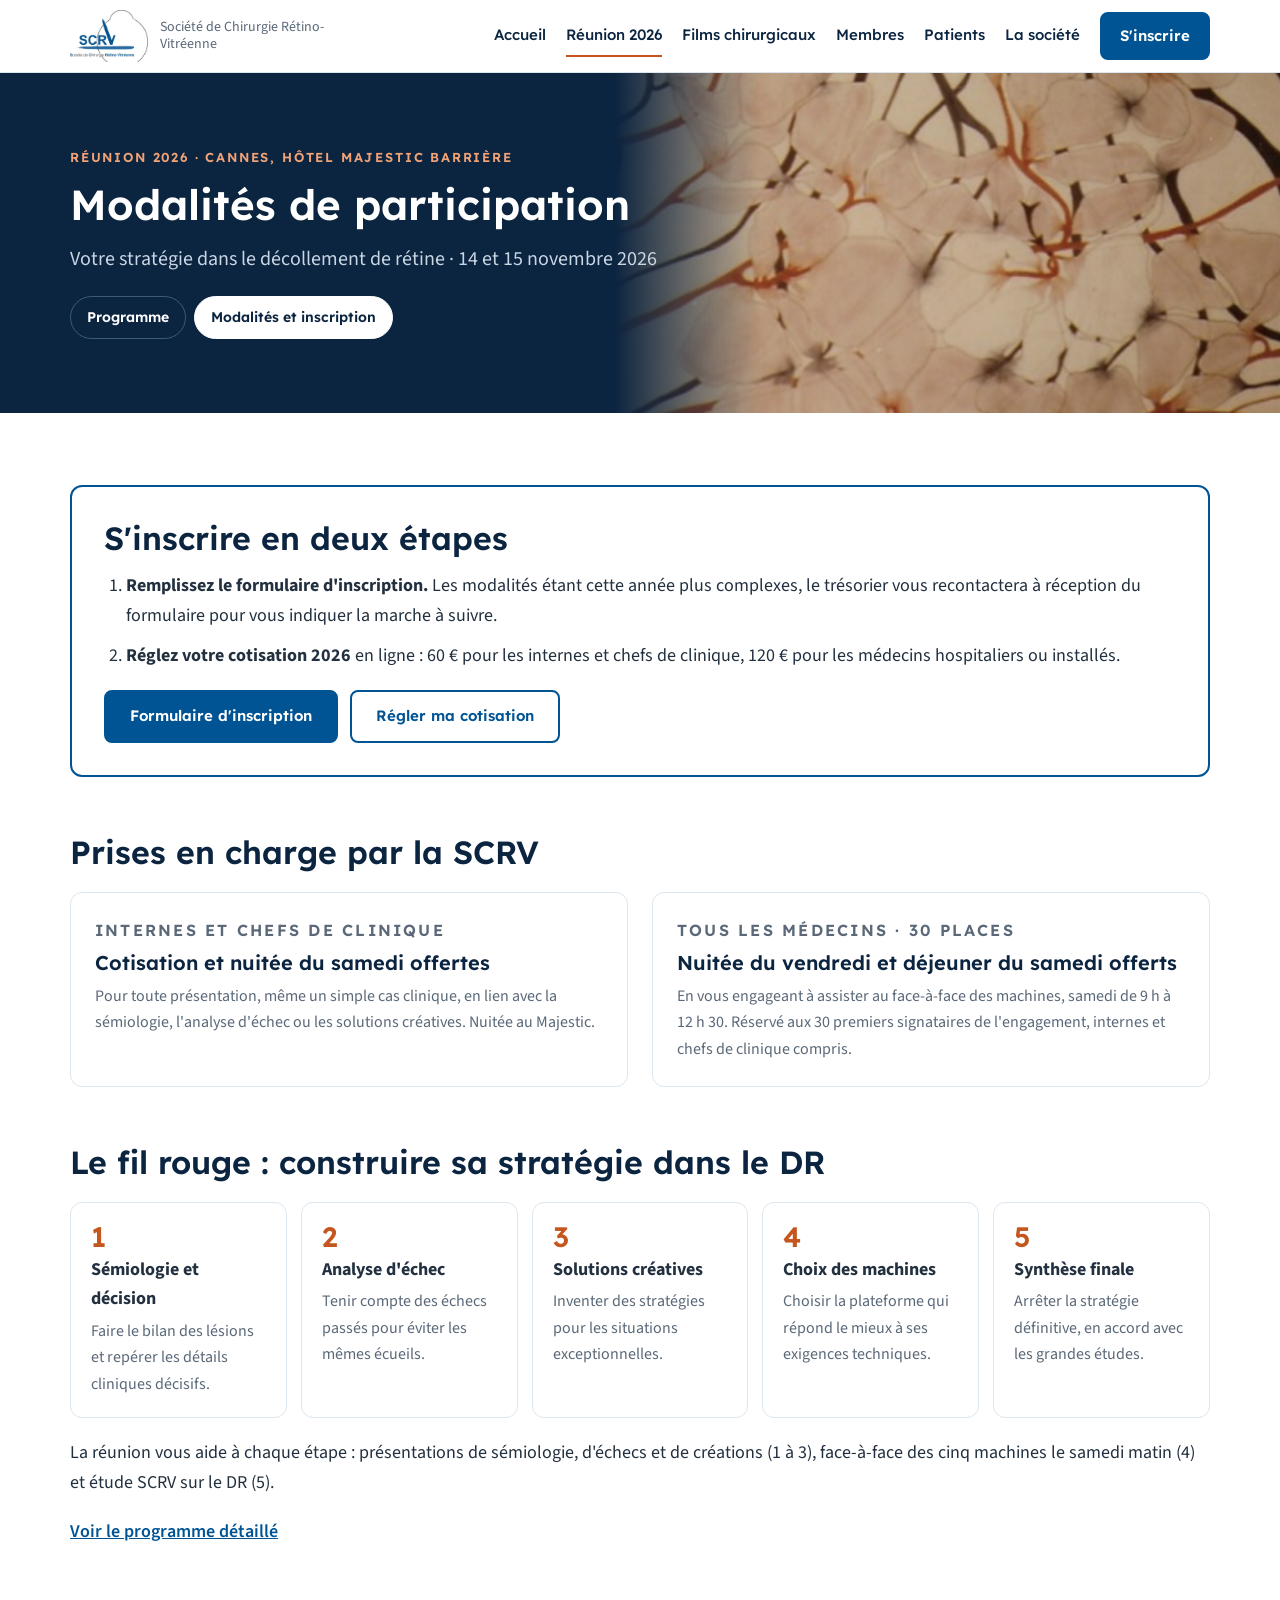
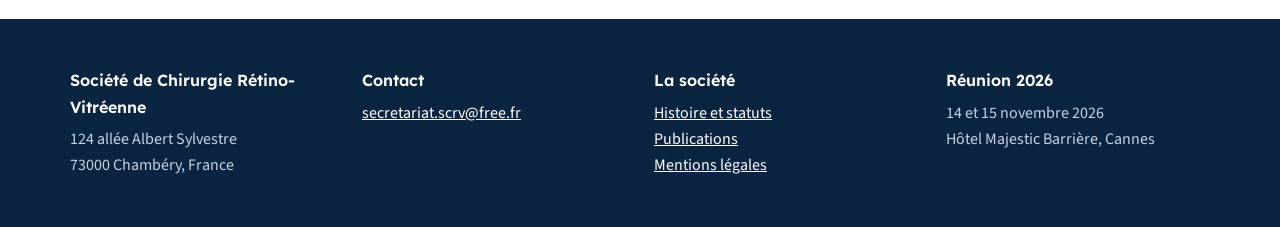
<file: modalites.html>
<!doctype html>
<html lang="fr">
<head>
<meta charset="utf-8">
<meta name="viewport" content="width=device-width, initial-scale=1">
<title>Modalités de participation – SCRV 2026</title>
<meta name="description" content="Inscription à la réunion SCRV 2026 : formulaire, cotisation, nuitées et déjeuner offerts aux internes, chefs de clinique et participants au face-à-face des machines.">
<link rel="canonical" href="https://scrv.eu/modalites.html">
<meta property="og:type" content="website">
<meta property="og:title" content="Modalités de participation – SCRV 2026">
<meta property="og:description" content="Inscription à la réunion SCRV 2026 : formulaire, cotisation, nuitées et déjeuner offerts aux internes, chefs de clinique et participants au face-à-face des machines.">
<meta property="og:url" content="https://scrv.eu/modalites.html">
<meta property="og:image" content="https://scrv.eu/images/affiche-2026.jpg">
<meta property="og:locale" content="fr_FR">
<link rel="icon" href="images/favicon.png">
<link rel="preconnect" href="https://fonts.googleapis.com">
<link rel="preconnect" href="https://fonts.gstatic.com" crossorigin>
<link rel="stylesheet" href="https://fonts.googleapis.com/css2?family=Lexend:wght@500;600&family=Source+Sans+3:wght@400;600;700&display=swap">
<link rel="stylesheet" href="style.css?v=20261030b">
</head>
<body>
<header class="site"><div class="wrap">
<a class="brand" href="index.html"><img src="images/logo-scrv.jpg?v=20261030b" alt="SCRV" width="78" height="52"><span>Société de Chirurgie Rétino-Vitréenne</span></a>
<nav class="main" aria-label="Navigation principale">
<a href="index.html">Accueil</a>
<a href="reunion-2026.html" aria-current="page">Réunion 2026</a>
<a href="films.html">Films chirurgicaux</a>
<a href="membres.html">Membres</a>
<a href="patients.html">Patients</a>
<a href="societe.html">La société</a>
<a class="btn" href="modalites.html">S'inscrire</a>
</nav>
</div></header>
<main>
<div class="page-head ph-choroide"><div class="wrap">
<p class="eyebrow">Réunion 2026 · Cannes, Hôtel Majestic Barrière</p>
<h1>Modalités de participation</h1>
<p class="lead">Votre stratégie dans le décollement de rétine · 14 et 15 novembre 2026</p>
<nav class="subnav" aria-label="Rubriques de la réunion"><a href="reunion-2026.html">Programme</a><a href="modalites.html" aria-current="page">Modalités et inscription</a></nav>
</div></div>
<section><div class="wrap stack" style="gap:56px">
<div class="card" style="border:2px solid var(--blue);padding:32px;gap:14px">
<h2>S'inscrire en deux étapes</h2>
<ol style="margin:0;padding-left:22px;display:flex;flex-direction:column;gap:10px">
<li><strong>Remplissez le formulaire d'inscription.</strong> Les modalités étant cette année plus complexes, le trésorier vous recontactera à réception du formulaire pour vous indiquer la marche à suivre.</li>
<li><strong>Réglez votre cotisation 2026</strong> en ligne : 60 € pour les internes et chefs de clinique, 120 € pour les médecins hospitaliers ou installés.</li>
</ol>
<div style="display:flex;flex-wrap:wrap;gap:12px;margin-top:6px"><a class="btn" href="https://docs.google.com/forms/d/1WZ76VBSQ1llPzHXbBZcyKJxiXGuo2emoMh8LUbK4Lfo/viewform" rel="noopener">Formulaire d'inscription</a><a class="btn ghost" href="https://www.billetweb.fr/scrv-2026-votre-strategie-dans-le-dr" rel="noopener">Régler ma cotisation</a></div>
</div>
<div class="stack" style="gap:20px">
<h2>Prises en charge par la SCRV</h2>
<div class="grid g2" style="align-items:stretch">
<div class="card"><p class="eyebrow">Internes et chefs de clinique</p><h3>Cotisation et nuitée du samedi offertes</h3><p>Pour toute présentation, même un simple cas clinique, en lien avec la sémiologie, l'analyse d'échec ou les solutions créatives. Nuitée au Majestic.</p></div>
<div class="card"><p class="eyebrow">Tous les médecins · 30 places</p><h3>Nuitée du vendredi et déjeuner du samedi offerts</h3><p>En vous engageant à assister au face-à-face des machines, samedi de 9 h à 12 h 30. Réservé aux 30 premiers signataires de l'engagement, internes et chefs de clinique compris.</p></div>
</div>
</div>
<div class="stack" style="gap:20px">
<h2>Le fil rouge : construire sa stratégie dans le DR</h2>
<ol class="steps5">
<li><strong>Sémiologie et décision</strong><span>Faire le bilan des lésions et repérer les détails cliniques décisifs.</span></li>
<li><strong>Analyse d'échec</strong><span>Tenir compte des échecs passés pour éviter les mêmes écueils.</span></li>
<li><strong>Solutions créatives</strong><span>Inventer des stratégies pour les situations exceptionnelles.</span></li>
<li><strong>Choix des machines</strong><span>Choisir la plateforme qui répond le mieux à ses exigences techniques.</span></li>
<li><strong>Synthèse finale</strong><span>Arrêter la stratégie définitive, en accord avec les grandes études.</span></li>
</ol>
<p>La réunion vous aide à chaque étape : présentations de sémiologie, d'échecs et de créations (1 à 3), face-à-face des cinq machines le samedi matin (4) et étude SCRV sur le DR (5).</p>
<p><a href="reunion-2026.html" style="font-weight:600">Voir le programme détaillé</a></p>
</div>
</div></section>

</main>
<footer class="site"><div class="wrap">
<div><b>Société de Chirurgie Rétino-Vitréenne</b>124 allée Albert Sylvestre<br>73000 Chambéry, France</div>
<div><b>Contact</b><a href="mailto:secretariat.scrv@free.fr">secretariat.scrv@free.fr</a></div>
<div><b>La société</b><a href="societe.html">Histoire et statuts</a><br><a href="publications.html">Publications</a><br><a href="mentions-legales.html">Mentions légales</a></div>
<div><b>Réunion 2026</b>14 et 15 novembre 2026<br>Hôtel Majestic Barrière, Cannes</div>
</div></footer>
<!-- Cloudflare Web Analytics (sans cookie) --><script type='module' src='https://static.cloudflareinsights.com/beacon.min.js' data-cf-beacon='{"token": "3e038afa1049438997e38b44aa669211"}'></script>
</body>
</html>
</file>
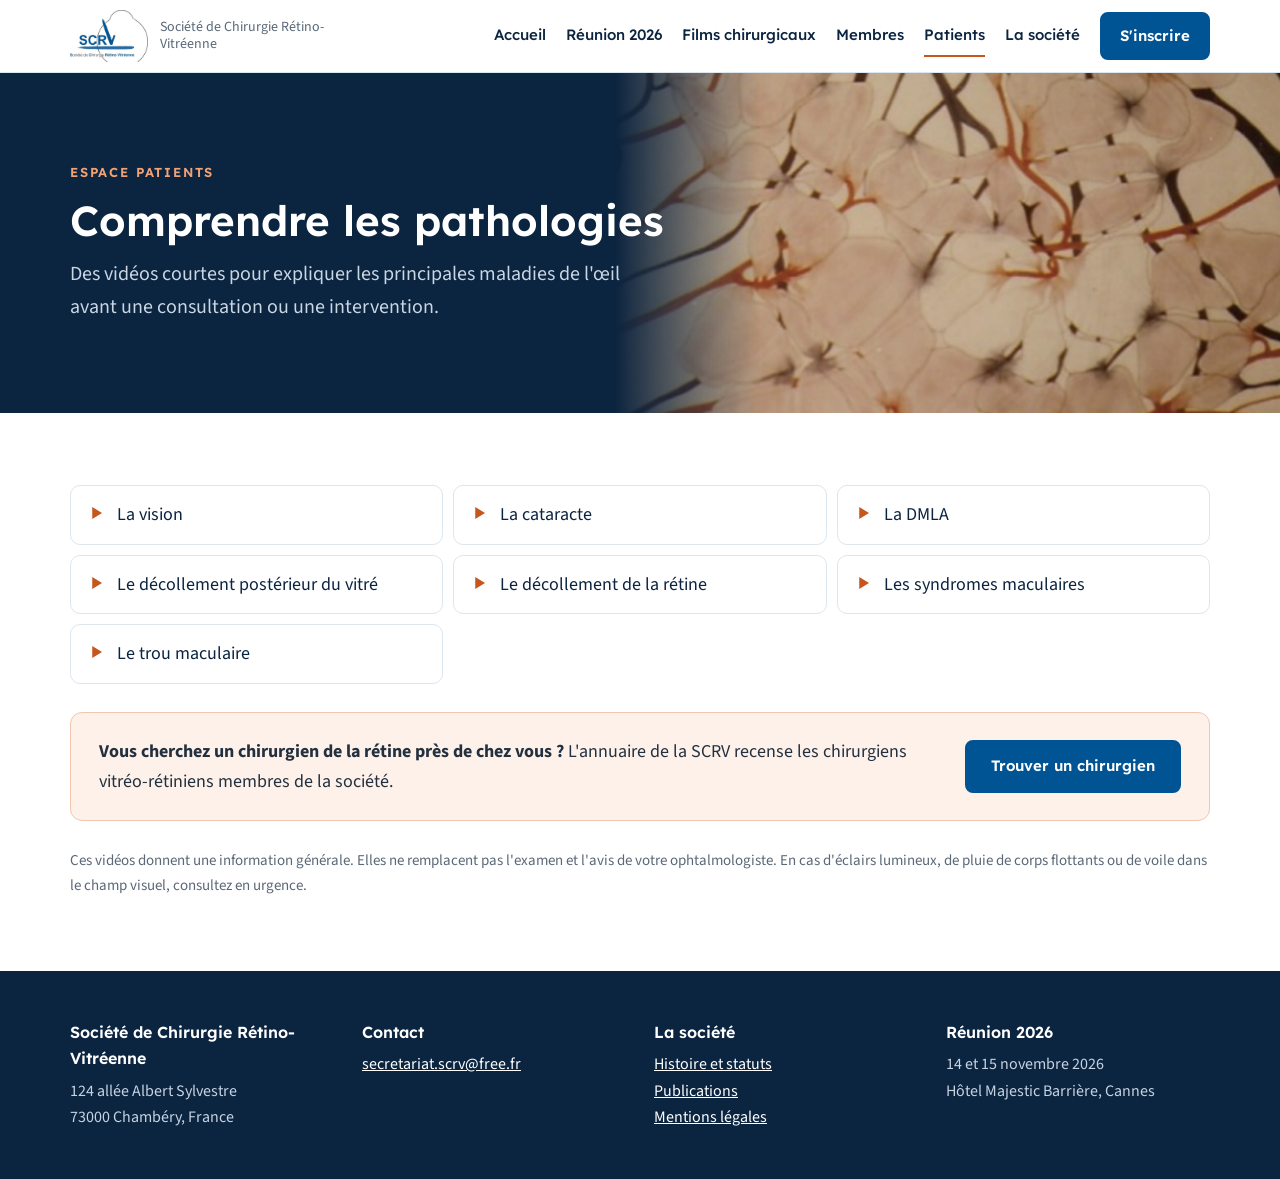
<file: patients.html>
<!doctype html>
<html lang="fr">
<head>
<meta charset="utf-8">
<meta name="viewport" content="width=device-width, initial-scale=1">
<title>Espace patients – SCRV</title>
<meta name="description" content="Vidéos d&#x27;information pour les patients : la vision, la cataracte, la DMLA, le décollement postérieur du vitré, le décollement de rétine, les syndromes maculaires, le trou maculaire.">
<link rel="canonical" href="https://scrv.eu/patients.html">
<meta property="og:type" content="website">
<meta property="og:title" content="Espace patients – SCRV">
<meta property="og:description" content="Vidéos d&#x27;information pour les patients : la vision, la cataracte, la DMLA, le décollement postérieur du vitré, le décollement de rétine, les syndromes maculaires, le trou maculaire.">
<meta property="og:url" content="https://scrv.eu/patients.html">
<meta property="og:image" content="https://scrv.eu/images/affiche-2026.jpg">
<meta property="og:locale" content="fr_FR">
<link rel="icon" href="images/favicon.png">
<link rel="preconnect" href="https://fonts.googleapis.com">
<link rel="preconnect" href="https://fonts.gstatic.com" crossorigin>
<link rel="stylesheet" href="https://fonts.googleapis.com/css2?family=Lexend:wght@500;600&family=Source+Sans+3:wght@400;600;700&display=swap">
<link rel="stylesheet" href="style.css?v=20261030b">
</head>
<body>
<header class="site"><div class="wrap">
<a class="brand" href="index.html"><img src="images/logo-scrv.jpg?v=20261030b" alt="SCRV" width="78" height="52"><span>Société de Chirurgie Rétino-Vitréenne</span></a>
<nav class="main" aria-label="Navigation principale">
<a href="index.html">Accueil</a>
<a href="reunion-2026.html">Réunion 2026</a>
<a href="films.html">Films chirurgicaux</a>
<a href="membres.html">Membres</a>
<a href="patients.html" aria-current="page">Patients</a>
<a href="societe.html">La société</a>
<a class="btn" href="modalites.html">S'inscrire</a>
</nav>
</div></header>
<main>

<div class="page-head"><div class="wrap"><p class="eyebrow">Espace patients</p><h1>Comprendre les pathologies</h1>
<p class="lead">Des vidéos courtes pour expliquer les principales maladies de l'œil avant une consultation ou une intervention.</p></div></div>
<section><div class="wrap stack" style="gap:28px">
<ul class="vids"><li><a href="https://www.youtube.com/watch?v=fnEd9PJHBUo" rel="noopener"><svg width="18" height="18" viewBox="0 0 24 24" fill="currentColor" aria-hidden="true"><path d="M7 4l13 8-13 8z"/></svg><span>La vision</span></a></li><li><a href="https://www.youtube.com/watch?v=MEzN3cjICY4" rel="noopener"><svg width="18" height="18" viewBox="0 0 24 24" fill="currentColor" aria-hidden="true"><path d="M7 4l13 8-13 8z"/></svg><span>La cataracte</span></a></li><li><a href="https://www.youtube.com/watch?v=8psYUG_zmzw" rel="noopener"><svg width="18" height="18" viewBox="0 0 24 24" fill="currentColor" aria-hidden="true"><path d="M7 4l13 8-13 8z"/></svg><span>La DMLA</span></a></li><li><a href="https://www.youtube.com/watch?v=CFDbW6A3kh0" rel="noopener"><svg width="18" height="18" viewBox="0 0 24 24" fill="currentColor" aria-hidden="true"><path d="M7 4l13 8-13 8z"/></svg><span>Le décollement postérieur du vitré</span></a></li><li><a href="https://www.youtube.com/watch?v=vjyE2q7U5To" rel="noopener"><svg width="18" height="18" viewBox="0 0 24 24" fill="currentColor" aria-hidden="true"><path d="M7 4l13 8-13 8z"/></svg><span>Le décollement de la rétine</span></a></li><li><a href="https://www.youtube.com/watch?v=o-yu8YjEjQo" rel="noopener"><svg width="18" height="18" viewBox="0 0 24 24" fill="currentColor" aria-hidden="true"><path d="M7 4l13 8-13 8z"/></svg><span>Les syndromes maculaires</span></a></li><li><a href="https://www.youtube.com/watch?v=NmPH_Cx3b6Y" rel="noopener"><svg width="18" height="18" viewBox="0 0 24 24" fill="currentColor" aria-hidden="true"><path d="M7 4l13 8-13 8z"/></svg><span>Le trou maculaire</span></a></li></ul>
<div class="callout"><p><strong>Vous cherchez un chirurgien de la rétine près de chez vous ?</strong> L'annuaire de la SCRV recense les chirurgiens vitréo-rétiniens membres de la société.</p><a class="btn" href="membres.html">Trouver un chirurgien</a></div>
<p class="note">Ces vidéos donnent une information générale. Elles ne remplacent pas l'examen et l'avis de votre ophtalmologiste. En cas d'éclairs lumineux, de pluie de corps flottants ou de voile dans le champ visuel, consultez en urgence.</p>
</div></section>

</main>
<footer class="site"><div class="wrap">
<div><b>Société de Chirurgie Rétino-Vitréenne</b>124 allée Albert Sylvestre<br>73000 Chambéry, France</div>
<div><b>Contact</b><a href="mailto:secretariat.scrv@free.fr">secretariat.scrv@free.fr</a></div>
<div><b>La société</b><a href="societe.html">Histoire et statuts</a><br><a href="publications.html">Publications</a><br><a href="mentions-legales.html">Mentions légales</a></div>
<div><b>Réunion 2026</b>14 et 15 novembre 2026<br>Hôtel Majestic Barrière, Cannes</div>
</div></footer>
<!-- Cloudflare Web Analytics (sans cookie) --><script type='module' src='https://static.cloudflareinsights.com/beacon.min.js' data-cf-beacon='{"token": "3e038afa1049438997e38b44aa669211"}'></script>
</body>
</html>
</file>
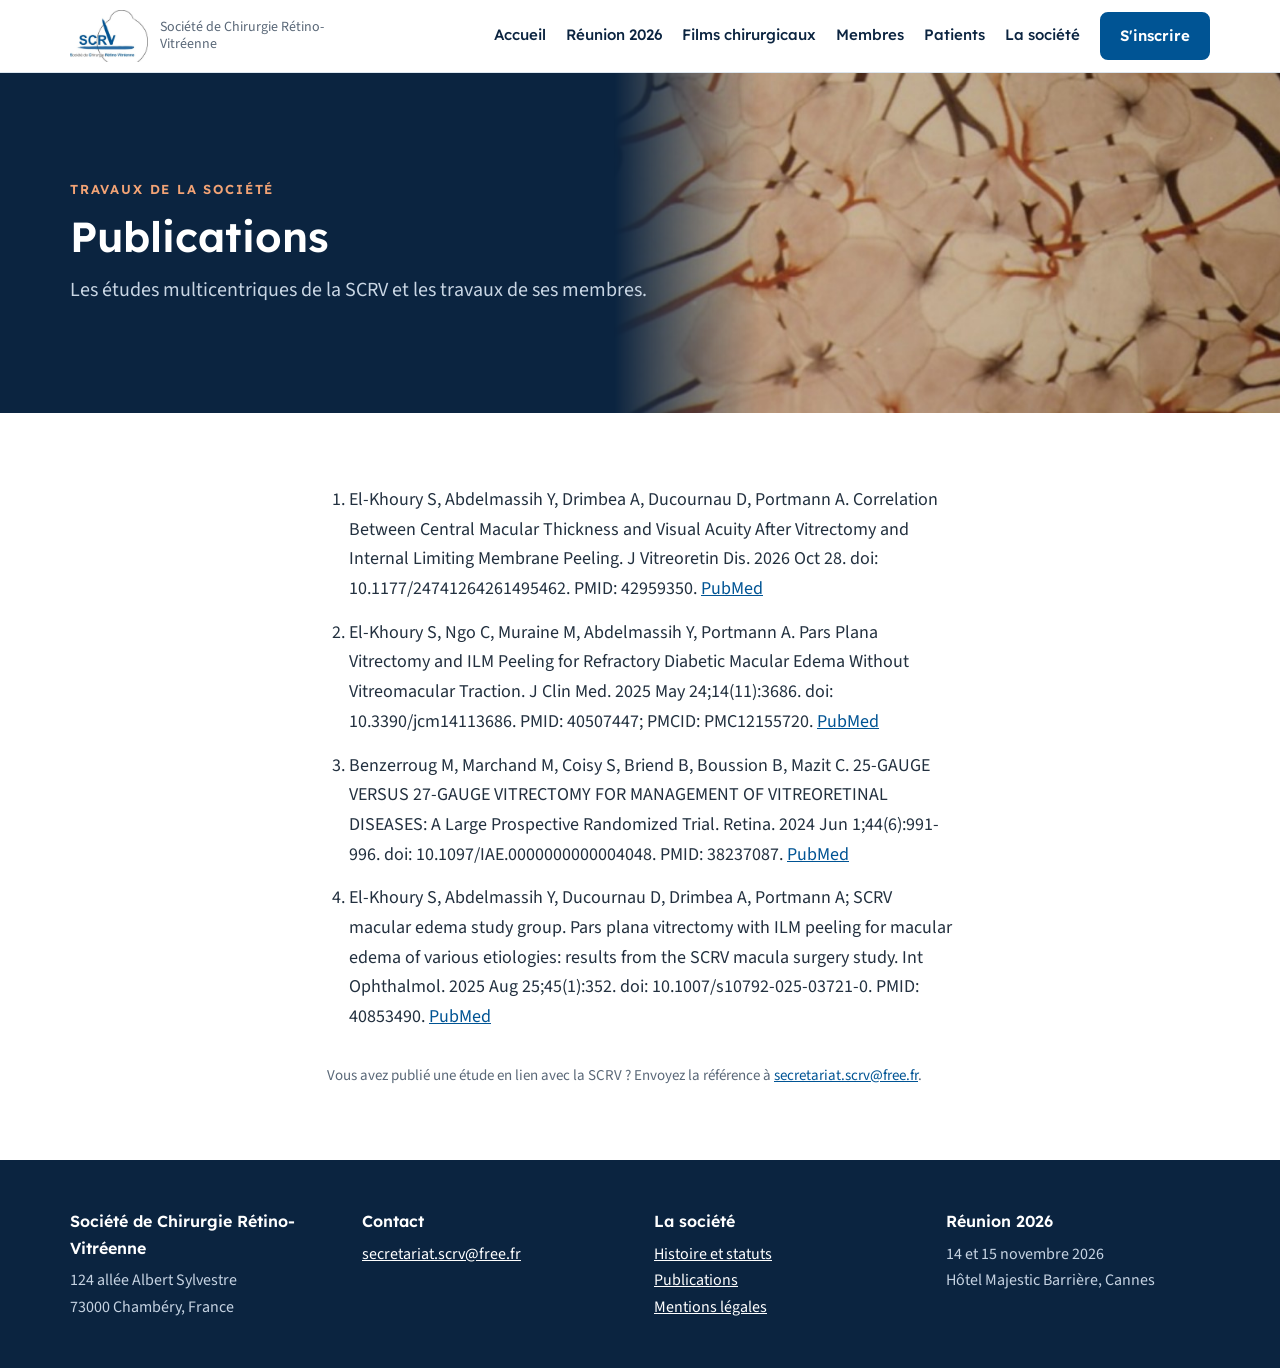
<file: publications.html>
<!doctype html>
<html lang="fr">
<head>
<meta charset="utf-8">
<meta name="viewport" content="width=device-width, initial-scale=1">
<title>Publications – SCRV</title>
<meta name="description" content="Publications de la Société de Chirurgie Rétino-Vitréenne : SCRV macula surgery study, vitrectomie et pelage de la limitante interne, vitrectomie 25 et 27 gauge.">
<link rel="canonical" href="https://scrv.eu/publications.html">
<meta property="og:type" content="website">
<meta property="og:title" content="Publications – SCRV">
<meta property="og:description" content="Publications de la Société de Chirurgie Rétino-Vitréenne : SCRV macula surgery study, vitrectomie et pelage de la limitante interne, vitrectomie 25 et 27 gauge.">
<meta property="og:url" content="https://scrv.eu/publications.html">
<meta property="og:image" content="https://scrv.eu/images/affiche-2026.jpg">
<meta property="og:locale" content="fr_FR">
<link rel="icon" href="images/favicon.png">
<link rel="preconnect" href="https://fonts.googleapis.com">
<link rel="preconnect" href="https://fonts.gstatic.com" crossorigin>
<link rel="stylesheet" href="https://fonts.googleapis.com/css2?family=Lexend:wght@500;600&family=Source+Sans+3:wght@400;600;700&display=swap">
<link rel="stylesheet" href="style.css?v=20261030b">
</head>
<body>
<header class="site"><div class="wrap">
<a class="brand" href="index.html"><img src="images/logo-scrv.jpg?v=20261030b" alt="SCRV" width="78" height="52"><span>Société de Chirurgie Rétino-Vitréenne</span></a>
<nav class="main" aria-label="Navigation principale">
<a href="index.html">Accueil</a>
<a href="reunion-2026.html">Réunion 2026</a>
<a href="films.html">Films chirurgicaux</a>
<a href="membres.html">Membres</a>
<a href="patients.html">Patients</a>
<a href="societe.html">La société</a>
<a class="btn" href="modalites.html">S'inscrire</a>
</nav>
</div></header>
<main>

<div class="page-head ph-vasc"><div class="wrap"><p class="eyebrow">Travaux de la société</p><h1>Publications</h1>
<p class="lead">Les études multicentriques de la SCRV et les travaux de ses membres.</p></div></div>
<section><div class="wrap prose"><ol class="refs"><li>El-Khoury S, Abdelmassih Y, Drimbea A, Ducournau D, Portmann A. Correlation Between Central Macular Thickness and Visual Acuity After Vitrectomy and Internal Limiting Membrane Peeling. J Vitreoretin Dis. 2026 Oct 28. doi: 10.1177/24741264261495462. PMID: 42959350. <a href="https://pubmed.ncbi.nlm.nih.gov/42959350/" rel="noopener">PubMed</a></li><li>El-Khoury S, Ngo C, Muraine M, Abdelmassih Y, Portmann A. Pars Plana Vitrectomy and ILM Peeling for Refractory Diabetic Macular Edema Without Vitreomacular Traction. J Clin Med. 2025 May 24;14(11):3686. doi: 10.3390/jcm14113686. PMID: 40507447; PMCID: PMC12155720. <a href="https://pubmed.ncbi.nlm.nih.gov/40507447/" rel="noopener">PubMed</a></li><li>Benzerroug M, Marchand M, Coisy S, Briend B, Boussion B, Mazit C. 25-GAUGE VERSUS 27-GAUGE VITRECTOMY FOR MANAGEMENT OF VITREORETINAL DISEASES: A Large Prospective Randomized Trial. Retina. 2024 Jun 1;44(6):991-996. doi: 10.1097/IAE.0000000000004048. PMID: 38237087. <a href="https://pubmed.ncbi.nlm.nih.gov/38237087/" rel="noopener">PubMed</a></li><li>El-Khoury S, Abdelmassih Y, Ducournau D, Drimbea A, Portmann A; SCRV macular edema study group. Pars plana vitrectomy with ILM peeling for macular edema of various etiologies: results from the SCRV macula surgery study. Int Ophthalmol. 2025 Aug 25;45(1):352. doi: 10.1007/s10792-025-03721-0. PMID: 40853490. <a href="https://pubmed.ncbi.nlm.nih.gov/40853490/" rel="noopener">PubMed</a></li></ol>
<p class="note" style="margin-top:20px">Vous avez publié une étude en lien avec la SCRV ? Envoyez la référence à <a href="mailto:secretariat.scrv@free.fr">secretariat.scrv@free.fr</a>.</p></div></section>

</main>
<footer class="site"><div class="wrap">
<div><b>Société de Chirurgie Rétino-Vitréenne</b>124 allée Albert Sylvestre<br>73000 Chambéry, France</div>
<div><b>Contact</b><a href="mailto:secretariat.scrv@free.fr">secretariat.scrv@free.fr</a></div>
<div><b>La société</b><a href="societe.html">Histoire et statuts</a><br><a href="publications.html">Publications</a><br><a href="mentions-legales.html">Mentions légales</a></div>
<div><b>Réunion 2026</b>14 et 15 novembre 2026<br>Hôtel Majestic Barrière, Cannes</div>
</div></footer>
<!-- Cloudflare Web Analytics (sans cookie) --><script type='module' src='https://static.cloudflareinsights.com/beacon.min.js' data-cf-beacon='{"token": "3e038afa1049438997e38b44aa669211"}'></script>
</body>
</html>
</file>
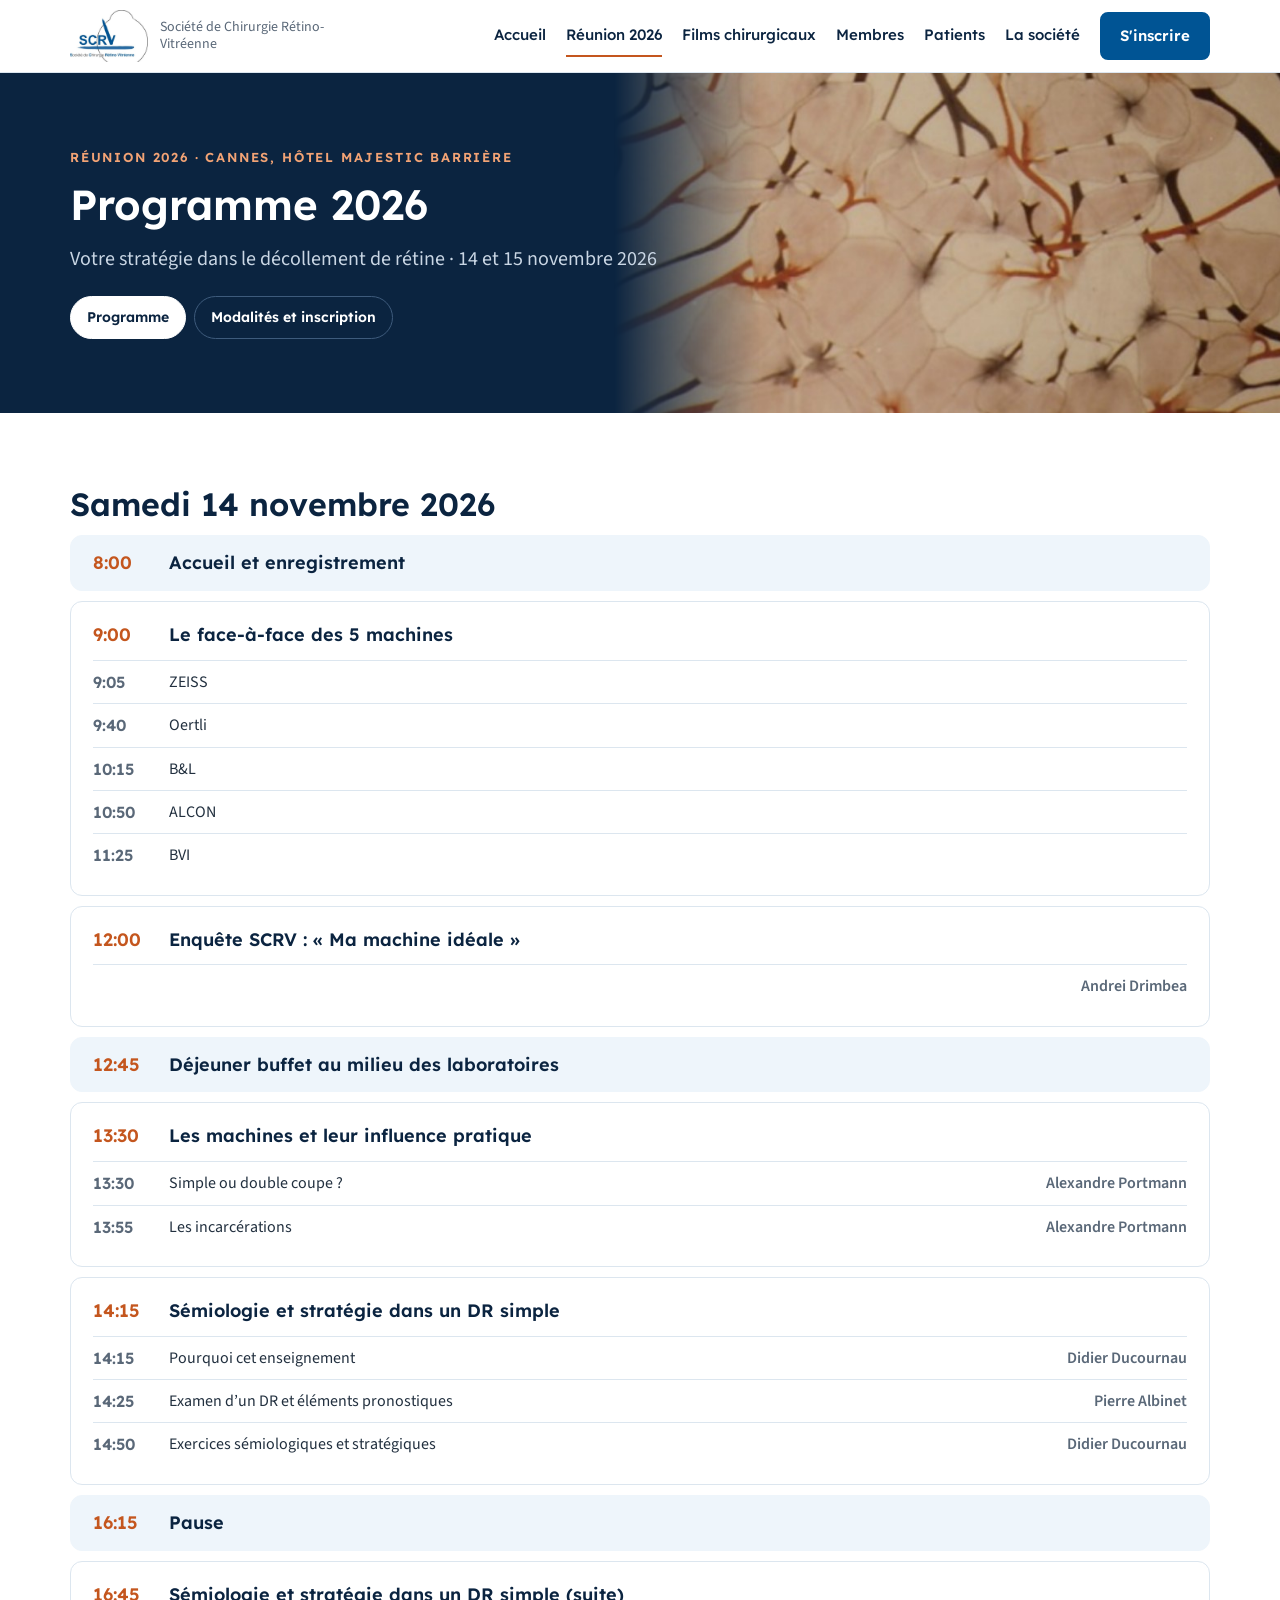
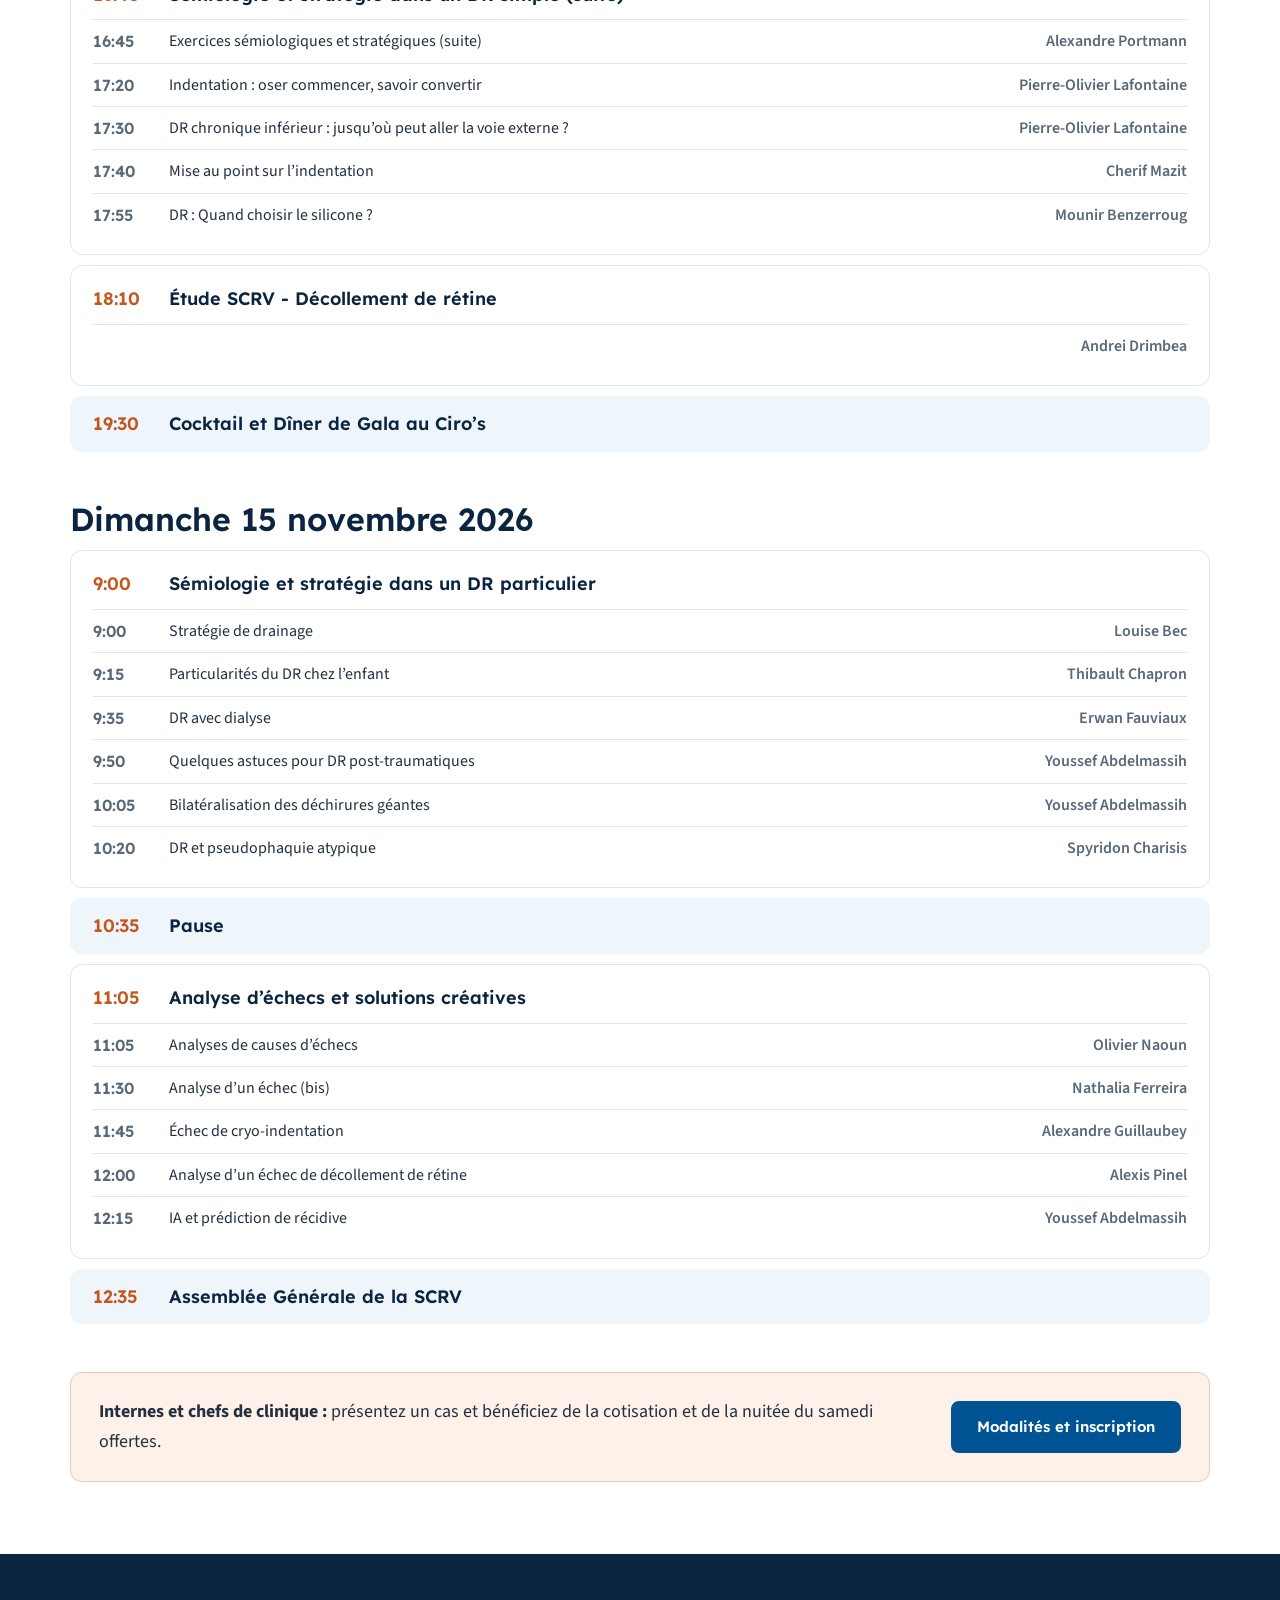
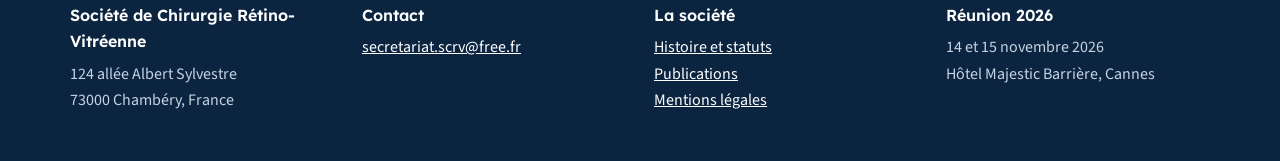
<file: reunion-2026.html>
<!doctype html>
<html lang="fr">
<head>
<meta charset="utf-8">
<meta name="viewport" content="width=device-width, initial-scale=1">
<title>Programme 2026 – SCRV</title>
<meta name="description" content="Programme de la réunion SCRV 2026 à Cannes : face-à-face des 5 machines de vitrectomie, sémiologie et stratégie dans le décollement de rétine, analyse d&#x27;échecs.">
<link rel="canonical" href="https://scrv.eu/reunion-2026.html">
<meta property="og:type" content="website">
<meta property="og:title" content="Programme 2026 – SCRV">
<meta property="og:description" content="Programme de la réunion SCRV 2026 à Cannes : face-à-face des 5 machines de vitrectomie, sémiologie et stratégie dans le décollement de rétine, analyse d&#x27;échecs.">
<meta property="og:url" content="https://scrv.eu/reunion-2026.html">
<meta property="og:image" content="https://scrv.eu/images/affiche-2026.jpg">
<meta property="og:locale" content="fr_FR">
<link rel="icon" href="images/favicon.png">
<link rel="preconnect" href="https://fonts.googleapis.com">
<link rel="preconnect" href="https://fonts.gstatic.com" crossorigin>
<link rel="stylesheet" href="https://fonts.googleapis.com/css2?family=Lexend:wght@500;600&family=Source+Sans+3:wght@400;600;700&display=swap">
<link rel="stylesheet" href="style.css?v=20261030b">
</head>
<body>
<header class="site"><div class="wrap">
<a class="brand" href="index.html"><img src="images/logo-scrv.jpg?v=20261030b" alt="SCRV" width="78" height="52"><span>Société de Chirurgie Rétino-Vitréenne</span></a>
<nav class="main" aria-label="Navigation principale">
<a href="index.html">Accueil</a>
<a href="reunion-2026.html" aria-current="page">Réunion 2026</a>
<a href="films.html">Films chirurgicaux</a>
<a href="membres.html">Membres</a>
<a href="patients.html">Patients</a>
<a href="societe.html">La société</a>
<a class="btn" href="modalites.html">S'inscrire</a>
</nav>
</div></header>
<main>
<div class="page-head ph-choroide"><div class="wrap">
<p class="eyebrow">Réunion 2026 · Cannes, Hôtel Majestic Barrière</p>
<h1>Programme 2026</h1>
<p class="lead">Votre stratégie dans le décollement de rétine · 14 et 15 novembre 2026</p>
<nav class="subnav" aria-label="Rubriques de la réunion"><a href="reunion-2026.html" aria-current="page">Programme</a><a href="modalites.html">Modalités et inscription</a></nav>
</div></div>
<section><div class="wrap stack" style="gap:48px">
<div class="day"><h2>Samedi 14 novembre 2026</h2><ol style="list-style:none;margin:0;padding:0;display:flex;flex-direction:column;gap:10px"><li class="slot pause"><div class="head"><time>8:00</time><span class="t">Accueil et enregistrement</span></div></li><li class="slot"><div class="head"><time>9:00</time><span class="t">Le face-à-face des 5 machines</span></div><ul class="talks"><li><time>9:05</time><span class="tt">ZEISS</span><span class="who"></span></li><li><time>9:40</time><span class="tt">Oertli</span><span class="who"></span></li><li><time>10:15</time><span class="tt">B&amp;L</span><span class="who"></span></li><li><time>10:50</time><span class="tt">ALCON</span><span class="who"></span></li><li><time>11:25</time><span class="tt">BVI</span><span class="who"></span></li></ul></li><li class="slot"><div class="head"><time>12:00</time><span class="t">Enquête SCRV : « Ma machine idéale »</span></div><ul class="talks"><li><time></time><span class="tt"></span><span class="who">Andrei Drimbea</span></li></ul></li><li class="slot pause"><div class="head"><time>12:45</time><span class="t">Déjeuner buffet au milieu des laboratoires</span></div></li><li class="slot"><div class="head"><time>13:30</time><span class="t">Les machines et leur influence pratique</span></div><ul class="talks"><li><time>13:30</time><span class="tt">Simple ou double coupe ?</span><span class="who">Alexandre Portmann</span></li><li><time>13:55</time><span class="tt">Les incarcérations</span><span class="who">Alexandre Portmann</span></li></ul></li><li class="slot"><div class="head"><time>14:15</time><span class="t">Sémiologie et stratégie dans un DR simple</span></div><ul class="talks"><li><time>14:15</time><span class="tt">Pourquoi cet enseignement</span><span class="who">Didier Ducournau</span></li><li><time>14:25</time><span class="tt">Examen d’un DR et éléments pronostiques</span><span class="who">Pierre Albinet</span></li><li><time>14:50</time><span class="tt">Exercices sémiologiques et stratégiques</span><span class="who">Didier Ducournau</span></li></ul></li><li class="slot pause"><div class="head"><time>16:15</time><span class="t">Pause</span></div></li><li class="slot"><div class="head"><time>16:45</time><span class="t">Sémiologie et stratégie dans un DR simple (suite)</span></div><ul class="talks"><li><time>16:45</time><span class="tt">Exercices sémiologiques et stratégiques (suite)</span><span class="who">Alexandre Portmann</span></li><li><time>17:20</time><span class="tt">Indentation : oser commencer, savoir convertir</span><span class="who">Pierre-Olivier Lafontaine</span></li><li><time>17:30</time><span class="tt">DR chronique inférieur : jusqu’où peut aller la voie externe ?</span><span class="who">Pierre-Olivier Lafontaine</span></li><li><time>17:40</time><span class="tt">Mise au point sur l’indentation</span><span class="who">Cherif Mazit</span></li><li><time>17:55</time><span class="tt">DR : Quand choisir le silicone ?</span><span class="who">Mounir Benzerroug</span></li></ul></li><li class="slot"><div class="head"><time>18:10</time><span class="t">Étude SCRV - Décollement de rétine</span></div><ul class="talks"><li><time></time><span class="tt"></span><span class="who">Andrei Drimbea</span></li></ul></li><li class="slot pause"><div class="head"><time>19:30</time><span class="t">Cocktail et Dîner de Gala au Ciro’s</span></div></li></ol></div>
<div class="day"><h2>Dimanche 15 novembre 2026</h2><ol style="list-style:none;margin:0;padding:0;display:flex;flex-direction:column;gap:10px"><li class="slot"><div class="head"><time>9:00</time><span class="t">Sémiologie et stratégie dans un DR particulier</span></div><ul class="talks"><li><time>9:00</time><span class="tt">Stratégie de drainage</span><span class="who">Louise Bec</span></li><li><time>9:15</time><span class="tt">Particularités du DR chez l’enfant</span><span class="who">Thibault Chapron</span></li><li><time>9:35</time><span class="tt">DR avec dialyse</span><span class="who">Erwan Fauviaux</span></li><li><time>9:50</time><span class="tt">Quelques astuces pour DR post-traumatiques</span><span class="who">Youssef Abdelmassih</span></li><li><time>10:05</time><span class="tt">Bilatéralisation des déchirures géantes</span><span class="who">Youssef Abdelmassih</span></li><li><time>10:20</time><span class="tt">DR et pseudophaquie atypique</span><span class="who">Spyridon Charisis</span></li></ul></li><li class="slot pause"><div class="head"><time>10:35</time><span class="t">Pause</span></div></li><li class="slot"><div class="head"><time>11:05</time><span class="t">Analyse d’échecs et solutions créatives</span></div><ul class="talks"><li><time>11:05</time><span class="tt">Analyses de causes d’échecs</span><span class="who">Olivier Naoun</span></li><li><time>11:30</time><span class="tt">Analyse d’un échec (bis)</span><span class="who">Nathalia Ferreira</span></li><li><time>11:45</time><span class="tt">Échec de cryo-indentation</span><span class="who">Alexandre Guillaubey</span></li><li><time>12:00</time><span class="tt">Analyse d’un échec de décollement de rétine</span><span class="who">Alexis Pinel</span></li><li><time>12:15</time><span class="tt">IA et prédiction de récidive</span><span class="who">Youssef Abdelmassih</span></li></ul></li><li class="slot pause"><div class="head"><time>12:35</time><span class="t">Assemblée Générale de la SCRV</span></div></li></ol></div>
<div class="callout"><p><strong>Internes et chefs de clinique :</strong> présentez un cas et bénéficiez de la cotisation et de la nuitée du samedi offertes.</p><a class="btn" href="modalites.html">Modalités et inscription</a></div>
</div></section>

</main>
<footer class="site"><div class="wrap">
<div><b>Société de Chirurgie Rétino-Vitréenne</b>124 allée Albert Sylvestre<br>73000 Chambéry, France</div>
<div><b>Contact</b><a href="mailto:secretariat.scrv@free.fr">secretariat.scrv@free.fr</a></div>
<div><b>La société</b><a href="societe.html">Histoire et statuts</a><br><a href="publications.html">Publications</a><br><a href="mentions-legales.html">Mentions légales</a></div>
<div><b>Réunion 2026</b>14 et 15 novembre 2026<br>Hôtel Majestic Barrière, Cannes</div>
</div></footer>
<!-- Cloudflare Web Analytics (sans cookie) --><script type='module' src='https://static.cloudflareinsights.com/beacon.min.js' data-cf-beacon='{"token": "3e038afa1049438997e38b44aa669211"}'></script>
</body>
</html>
</file>
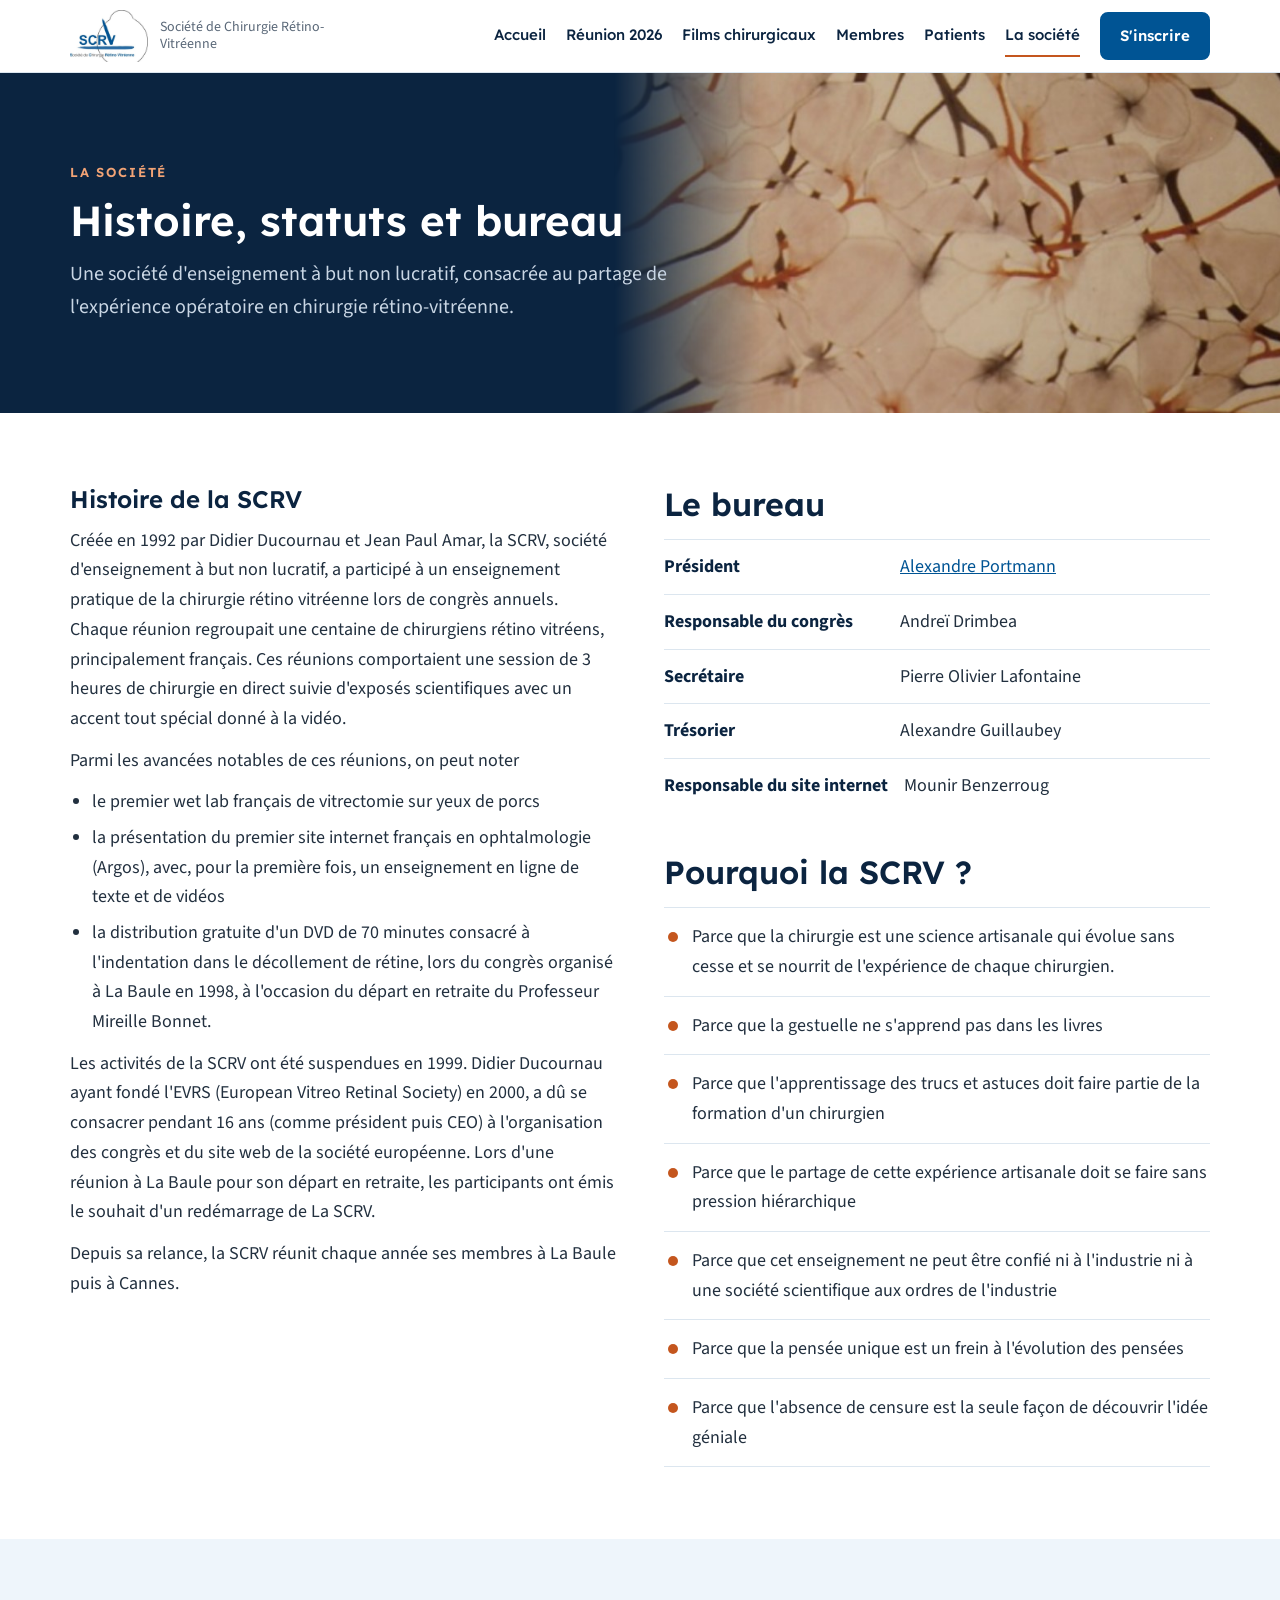
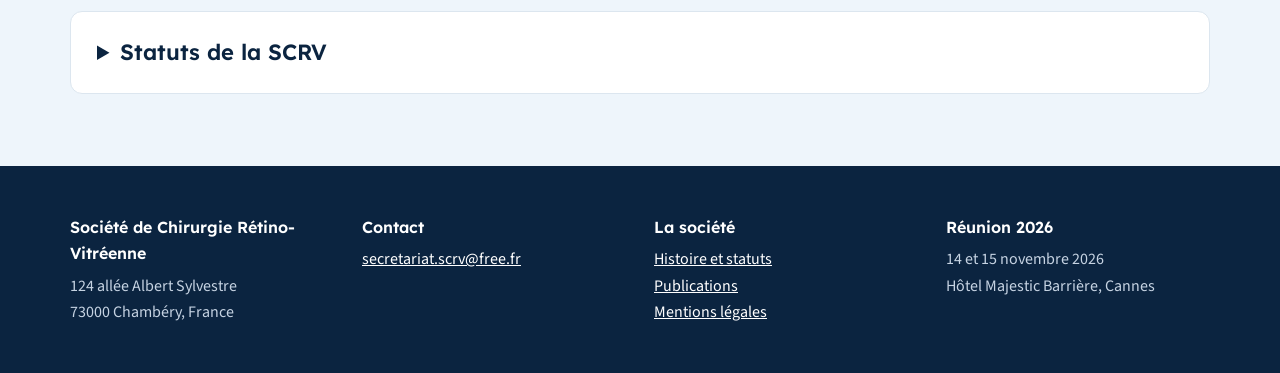
<file: societe.html>
<!doctype html>
<html lang="fr">
<head>
<meta charset="utf-8">
<meta name="viewport" content="width=device-width, initial-scale=1">
<title>Histoire et statuts – SCRV</title>
<meta name="description" content="Histoire de la Société de Chirurgie Rétino-Vitréenne, fondée par Didier Ducournau et Jean-Paul Amar, ses statuts et son bureau.">
<link rel="canonical" href="https://scrv.eu/societe.html">
<meta property="og:type" content="website">
<meta property="og:title" content="Histoire et statuts – SCRV">
<meta property="og:description" content="Histoire de la Société de Chirurgie Rétino-Vitréenne, fondée par Didier Ducournau et Jean-Paul Amar, ses statuts et son bureau.">
<meta property="og:url" content="https://scrv.eu/societe.html">
<meta property="og:image" content="https://scrv.eu/images/affiche-2026.jpg">
<meta property="og:locale" content="fr_FR">
<link rel="icon" href="images/favicon.png">
<link rel="preconnect" href="https://fonts.googleapis.com">
<link rel="preconnect" href="https://fonts.gstatic.com" crossorigin>
<link rel="stylesheet" href="https://fonts.googleapis.com/css2?family=Lexend:wght@500;600&family=Source+Sans+3:wght@400;600;700&display=swap">
<link rel="stylesheet" href="style.css?v=20261030b">
</head>
<body>
<header class="site"><div class="wrap">
<a class="brand" href="index.html"><img src="images/logo-scrv.jpg?v=20261030b" alt="SCRV" width="78" height="52"><span>Société de Chirurgie Rétino-Vitréenne</span></a>
<nav class="main" aria-label="Navigation principale">
<a href="index.html">Accueil</a>
<a href="reunion-2026.html">Réunion 2026</a>
<a href="films.html">Films chirurgicaux</a>
<a href="membres.html">Membres</a>
<a href="patients.html">Patients</a>
<a href="societe.html" aria-current="page">La société</a>
<a class="btn" href="modalites.html">S'inscrire</a>
</nav>
</div></header>
<main>

<div class="page-head ph-vasc"><div class="wrap"><p class="eyebrow">La société</p><h1>Histoire, statuts et bureau</h1>
<p class="lead">Une société d'enseignement à but non lucratif, consacrée au partage de l'expérience opératoire en chirurgie rétino-vitréenne.</p></div></div>
<section><div class="wrap grid g2" style="gap:48px;align-items:start">
<div class="prose"><h2 style="margin-top:0">Histoire de la SCRV</h2>
<p>Créée en 1992 par Didier Ducournau et Jean Paul Amar, la SCRV, société d&#x27;enseignement à but non lucratif, a participé à un enseignement pratique de la chirurgie rétino vitréenne lors de congrès annuels. Chaque réunion regroupait une centaine de chirurgiens rétino vitréens, principalement français. Ces réunions comportaient une session de 3 heures de chirurgie en direct suivie d&#x27;exposés scientifiques avec un accent tout spécial donné à la vidéo.</p><p>Parmi les avancées notables de ces réunions, on peut noter</p>
<ul style="margin:0;padding-left:22px;display:flex;flex-direction:column;gap:6px"><li>le premier wet lab français de vitrectomie sur yeux de porcs</li><li>la présentation du premier site internet français en ophtalmologie (Argos), avec, pour la première fois, un enseignement en ligne de texte et de vidéos</li><li>la distribution gratuite d&#x27;un DVD de 70 minutes consacré à l&#x27;indentation dans le décollement de rétine, lors du congrès organisé à La Baule en 1998, à l&#x27;occasion du départ en retraite du Professeur Mireille Bonnet.</li></ul>
<p>Les activités de la SCRV ont été suspendues en 1999. Didier Ducournau ayant fondé l&#x27;EVRS (European Vitreo Retinal Society) en 2000, a dû se consacrer pendant 16 ans (comme président puis CEO) à l&#x27;organisation des congrès et du site web de la société européenne. Lors d&#x27;une réunion à La Baule pour son départ en retraite, les participants ont émis le souhait d&#x27;un redémarrage de La SCRV.</p>
<p>Depuis sa relance, la SCRV réunit chaque année ses membres à La Baule puis à Cannes.</p></div>
<div class="stack"><h2>Le bureau</h2><dl class="bureau"><div><dt>Président</dt><dd><a href="https://ophtalmo-retine-cannes.fr/" title="Dr Alexandre Portmann, chirurgien de la rétine à Cannes">Alexandre Portmann</a></dd></div><div><dt>Responsable du congrès</dt><dd>Andreï Drimbea</dd></div><div><dt>Secrétaire</dt><dd>Pierre Olivier Lafontaine</dd></div><div><dt>Trésorier</dt><dd>Alexandre Guillaubey</dd></div><div><dt>Responsable du site internet</dt><dd>Mounir Benzerroug</dd></div></dl>
<h2 style="margin-top:24px">Pourquoi la SCRV ?</h2><ul class="why"><li>Parce que la chirurgie est une science artisanale qui évolue sans cesse et se nourrit de l&#x27;expérience de chaque chirurgien.</li><li>Parce que la gestuelle ne s&#x27;apprend pas dans les livres</li><li>Parce que l&#x27;apprentissage des trucs et astuces doit faire partie de la formation d&#x27;un chirurgien</li><li>Parce que le partage de cette expérience artisanale doit se faire sans pression hiérarchique</li><li>Parce que cet enseignement ne peut être confié ni à l&#x27;industrie ni à une société scientifique aux ordres de l&#x27;industrie</li><li>Parce que la pensée unique est un frein à l&#x27;évolution des pensées</li><li>Parce que l&#x27;absence de censure est la seule façon de découvrir l&#x27;idée géniale</li></ul></div>
</div></section>
<section class="sky" id="statuts"><div class="wrap"><details class="card" style="padding:0"><summary style="cursor:pointer;padding:22px 26px;font-family:var(--head);font-weight:600;font-size:22px;color:var(--navy)">Statuts de la SCRV</summary>
<div class="prose" style="padding:0 26px 26px"><h3 style="margin-top:12px">OBJET-DUREE-SIEGE</h3><p>L&#x27;association dite&quot; SOCIETE DE CHIRURGIE RETINO-VITREENNE&quot; fondée en 1990 a pour objet de promouvoir et de perfectionner les techniques d&#x27;exploration et de traitement de la pathologie rétino-vitréenne Les moyens d&#x27;action de l&#x27;association sont la tenue d&#x27;assemblée périodiques, l&#x27;organisation de rencontres entre médecins concernés, la publication d&#x27;informations, les conférences et démonstrations, et, en général, toutes les initiatives propres à développer ces techniques.</p><p>Sa durée est illimitée.</p><p>Son siège est fixé à CHAMBERY, 124 Allée Albert Sylvestre</p><p>L&#x27;association s&#x27;interdit toute discussion ou manifestation présentant un caractère politique ou confessionnel.</p><h3 style="margin-top:12px">COMPOSITION-RECRUTEMENT-ADMINISTRATION-FONCTIONNEMENT</h3><h3 style="margin-top:12px">Article premier</h3><p>L&#x27;association se compose d&#x27;un comité directeur, d&#x27;un bureau, de membres actifs et de membres d&#x27;honneur.</p><h3 style="margin-top:12px">Article deux: les membres actifs</h3><p>Pour être membre actif il faut être à jour du paiement des cotisations</p><p>La qualité de membre actif se perd par la démission volontaire, par la démission d&#x27;office pour retard du paiement des cotisations supérieur à 6 mois, ou par radiation prononcée pour des motifs graves par le bureau</p><h3 style="margin-top:12px">Article trois: le bureau</h3><p>Il se compose d’un président, d’un secrétaire et d’un trésorier, et de 3 à 6 postes à responsabilité spécifique.</p><p>Le bureau de l&#x27;association est élu au scrutin secret pour 2 ans par l&#x27;Assemblée Générale. Est électeur tout membre actif. Ils sont rééligibles.</p><p>Le Bureau se réunit au moins une fois par an et chaque fois qu&#x27;il est convoqué par son président ou sur la demande de la moitié au moins de ses membres. La présence de la moitié au moins des membres du Bureau est nécessaire pour la validité des délibérations.</p><p>Tout membre du Bureau qui aura, sans excuse acceptée par celui-ci, manqué à trois séances consécutives sera considéré comme démissionnaire</p><p>Il est tenu un procès verbal des séances signé par le Président et le Secrétaire. Les procès verbaux sont transcrits sans blancs ni rature sur un registre tenu à cet effet.</p><h3 style="margin-top:12px">Article quatre: les membres d&#x27;honneur</h3><p>Le Comite de direction peut désigner des membres d&#x27;honneur pour présider ou assister aux réunions de l&#x27;association. Ces membres d&#x27;honneur ne sont pas forcément membres actifs, mais seront alors considérés comme membres de droits de l&#x27;association pour le temps de la réunion.</p><h3 style="margin-top:12px">Article cinq</h3><p>Les membres de l&#x27;association ne peuvent recevoir aucune rétribution à raison des fonctions qui leur sont confiées.</p><p>Le taux de cotisation annuelle est fixé par le Comité de direction de même que le taux de remboursement</p><p>des frais de déplacement, mission ou représentation.</p><h3 style="margin-top:12px">Article six</h3><p>L&#x27;assemblée générale comprend tous ses membres actifs. Elle se réunit une fois par an. Son ordre du jour</p><p>est réglé par le Bureau. Elle délibère sur les rapports relatifs à la gestion et à la situation financière et morale de l&#x27;association. Elle approuve les comptes de l&#x27;exercice clos, vote le budget de l&#x27;exercice suivant et délibère sur les questions mises à l&#x27;ordre du jour. Elle pourvoit au renouvellement des membres du Bureau. Elle se prononce sur les modifications aux statuts</p><p>Les délibérations sont prises à la majorité des voix des membres présents</p><h3 style="margin-top:12px">Article sept</h3><p>L&#x27;association est représentée en justice et dans tous les actes de la vie civile par son Président ou à défaut par tout membre du Comité de direction.</p><h3 style="margin-top:12px">MODIFICATION DES STATUTS ET DISSOLUTION</h3><h3 style="margin-top:12px">Article huit</h3><p>Les statuts de l&#x27;association ne peuvent être modifiés que sur la proposition du Bureau ou de la moitie des membres présents à l&#x27;Assemblée générale et soumise au Bureau au moins 6 mois avant la séance. Les statuts ne peuvent être modifiés qu&#x27;à la majorité des deux tiers des membres présents. Idem pour la dissolution de l&#x27;association. En cas de dissolution l&#x27;Assemblée générale désigne un ou plusieurs commissaires chargés de la liquidation de biens de l&#x27;association. Elle attribue l&#x27;actif net à une ou plusieurs Associations conformément à la loi. En aucun cas les membres ne peuvent se voir attribuer une part quelconque des biens.</p><h3 style="margin-top:12px">Article neuf</h3><p>Le Président doit effectuer à la préfecture les déclarations prévues à l&#x27;article 3 du décret du 16 Aout 1901, portant règlement d&#x27;administration publique pour l&#x27;application de la loi du 1er Juillet 1901 et concernant notamment:</p><p>-les modifications apportées au titre, aux statuts ou à la composition du Comité de direction</p><p>-les nouveaux établissements fondés</p><p>-le changement d&#x27;adresse du siège social</p><p>Les présents statuts ont été adoptés en Assemblée générale constitutive tenue à TOULON le 2 juin 2017 sous la Présidence du Docteur Jean Paul AMAR demeurant à Mougins, assisté du Docteur Pierre-Olivier LAFONTAINE demeurant à Chambéry et du Docteur Alexandre GUILLAUBEY demeurant à St Etienne.</p></div></details></div></section>

</main>
<footer class="site"><div class="wrap">
<div><b>Société de Chirurgie Rétino-Vitréenne</b>124 allée Albert Sylvestre<br>73000 Chambéry, France</div>
<div><b>Contact</b><a href="mailto:secretariat.scrv@free.fr">secretariat.scrv@free.fr</a></div>
<div><b>La société</b><a href="societe.html">Histoire et statuts</a><br><a href="publications.html">Publications</a><br><a href="mentions-legales.html">Mentions légales</a></div>
<div><b>Réunion 2026</b>14 et 15 novembre 2026<br>Hôtel Majestic Barrière, Cannes</div>
</div></footer>
<!-- Cloudflare Web Analytics (sans cookie) --><script type='module' src='https://static.cloudflareinsights.com/beacon.min.js' data-cf-beacon='{"token": "3e038afa1049438997e38b44aa669211"}'></script>
</body>
</html>
</file>
<file: style.css>
:root{
 --blue:#005494; --blue-2:#286BA2; --navy:#0B2440; --ink:#22303F; --muted:#5A6878;
 --sky:#EEF5FB; --line:#DCE6EF; --bg:#FFFFFF; --fundus:#C4561E; --fundus-bg:#FDF1E9;
 --head:'Lexend',system-ui,sans-serif; --body:'Source Sans 3',system-ui,sans-serif;
}
*{box-sizing:border-box}
html{scroll-behavior:smooth}
body{margin:0;background:var(--bg);color:var(--ink);font-family:var(--body);font-size:18px;line-height:1.65}
img{max-width:100%;height:auto;display:block}
a{color:var(--blue)} a:hover{color:var(--navy)}
a:focus-visible,button:focus-visible,input:focus-visible,select:focus-visible{outline:3px solid var(--fundus);outline-offset:3px}
h1,h2,h3{font-family:var(--head);color:var(--navy);line-height:1.2;text-wrap:balance;margin:0;font-weight:600}
h1{font-size:46px} h2{font-size:32px} h3{font-size:20px}
p{margin:0}
.wrap{max-width:1180px;margin:0 auto;padding-left:max(20px,env(safe-area-inset-left,0px));padding-right:max(20px,env(safe-area-inset-right,0px))}
.eyebrow{font-family:var(--head);font-size:13px;font-weight:600;letter-spacing:.14em;text-transform:uppercase;color:var(--fundus)}
.lead{font-size:20px;color:var(--muted)}
.btn{display:inline-flex;align-items:center;justify-content:center;gap:8px;min-height:48px;padding:12px 24px;border-radius:8px;font-family:var(--head);font-weight:600;font-size:15px;text-decoration:none;border:2px solid var(--blue);background:var(--blue);color:#fff}
.btn:hover{background:var(--navy);border-color:var(--navy);color:#fff}
.btn.ghost{background:transparent;color:var(--blue)} .btn.ghost:hover{background:var(--sky);color:var(--navy)}
.btn.light{background:#fff;color:var(--navy);border-color:#fff} .btn.light:hover{background:var(--sky)}
.btn.outline-light{background:transparent;color:#fff;border-color:#fff} .btn.outline-light:hover{background:rgba(255,255,255,.12);color:#fff}
header.site{background:#fff;border-bottom:1px solid var(--line);position:sticky;top:0;z-index:20}
header.site .wrap{display:flex;flex-wrap:wrap;align-items:center;justify-content:space-between;gap:12px 24px;padding-block:10px}
.brand{display:flex;align-items:center;gap:12px;text-decoration:none;color:var(--navy)}
.brand img{height:52px;width:auto}
.brand span{font-size:14px;color:var(--muted);line-height:1.25;max-width:170px}
nav.main{display:flex;flex-wrap:wrap;align-items:center;gap:4px 20px;font-family:var(--head);font-size:15px;font-weight:500}
nav.main a{color:var(--navy);text-decoration:none;padding:8px 0;border-bottom:2px solid transparent}
nav.main a[aria-current="page"],nav.main a:hover{border-bottom-color:var(--fundus)}
nav.main a.btn{color:#fff;padding:10px 18px;border-bottom:2px solid var(--blue)}
section{padding-block:72px}
.sky{background:var(--sky)}
.grid{display:grid;gap:24px}
.g2{grid-template-columns:repeat(auto-fit,minmax(min(420px,100%),1fr));align-items:center}
.g3{grid-template-columns:repeat(auto-fit,minmax(min(300px,100%),1fr))}
.g4{grid-template-columns:repeat(auto-fit,minmax(min(240px,100%),1fr))}
.stack{display:flex;flex-direction:column;gap:16px}
.card{background:#fff;border:1px solid var(--line);border-radius:12px;padding:24px;display:flex;flex-direction:column;gap:8px;text-decoration:none;color:var(--ink);transition:border-color .15s,box-shadow .15s;min-width:0}
a.card:hover{border-color:var(--blue-2);box-shadow:0 8px 24px rgba(11,36,64,.10)}
.card h3{color:var(--navy)} .card p{color:var(--muted);font-size:16px}
.card .more{margin-top:auto;padding-top:4px;font-family:var(--head);font-weight:600;font-size:14px;color:var(--blue)}
/* hero */
.hero{background:var(--navy);color:#fff;position:relative;overflow:hidden;isolation:isolate}
.hero::before{content:"";position:absolute;inset:0;z-index:-1;pointer-events:none;background:url(images/fond-affiche-2026.jpg?v=20261030b) center 40%/cover no-repeat;opacity:.95;filter:blur(1.5px);transform:scale(1.03)}
.hero::after{content:"";position:absolute;inset:0;z-index:-1;pointer-events:none;background:linear-gradient(90deg,rgba(11,36,64,.82) 0%,rgba(11,36,64,.62) 40%,rgba(11,36,64,.2) 100%)}
.hero .wrap{display:grid;grid-template-columns:minmax(0,1.25fr) minmax(0,1fr);gap:48px;align-items:center;padding-block:64px}
.hero h1{color:#fff;font-size:50px}
.hero .lead{color:#C9D6E4}
.hero .date{font-family:var(--head);font-size:22px;color:#fff}
.hero .poster{border-radius:12px;overflow:hidden;box-shadow:0 20px 50px rgba(0,0,0,.35);max-width:440px;justify-self:center}
.chips{display:flex;flex-wrap:wrap;gap:8px}
.chips span{font-size:14px;font-weight:600;padding:6px 12px;border-radius:999px;background:rgba(255,255,255,.1);color:#E6EEF6}
.page-head{background:var(--navy);color:#fff;padding-block:52px;position:relative;isolation:isolate;overflow:hidden}
.page-head::after{content:"";position:absolute;top:0;right:0;bottom:0;width:62%;z-index:-1;pointer-events:none;background:url(images/fond-chirurgie.jpg?v=20261030b) center 45%/cover no-repeat;opacity:.85;-webkit-mask-image:linear-gradient(to right,transparent 0%,rgba(0,0,0,.35) 30%,#000 75%);mask-image:linear-gradient(to right,transparent 0%,rgba(0,0,0,.35) 30%,#000 75%)}
.page-head.ph-choroide::after{background-image:url(images/fond-choroide.jpg?v=20261030b);background-position:center}
.page-head.ph-vasc::after{background-image:url(images/fond-vascularisation.jpg?v=20261030b);background-position:center 55%}
@media (max-width:760px){.page-head::after{width:100%;opacity:.35}}
.page-head .wrap{display:flex;flex-direction:column;gap:12px}
.page-head h1{color:#fff;font-size:42px}
.page-head .lead{color:#C9D6E4}
.page-head .eyebrow{color:#F2A375}
.subnav{display:flex;flex-wrap:wrap;gap:8px;margin-top:8px}
.subnav a{font-family:var(--head);font-weight:600;font-size:14px;text-decoration:none;padding:9px 16px;border-radius:999px;border:1px solid #3E5B7C;color:#fff;min-height:40px;display:inline-flex;align-items:center}
.subnav a[aria-current="page"]{background:#fff;color:var(--navy);border-color:#fff}
/* why list */
.why{list-style:none;margin:0;padding:0;display:flex;flex-direction:column}
.why li{padding:14px 0 14px 28px;border-top:1px solid var(--line);position:relative}
.why li::before{content:"";position:absolute;left:4px;top:24px;width:10px;height:10px;border-radius:50%;background:var(--fundus)}
.why li:last-child{border-bottom:1px solid var(--line)}
/* programme */
.day{display:flex;flex-direction:column;gap:12px}
.slot{background:#fff;border:1px solid var(--line);border-radius:12px;padding:18px 22px}
.slot.pause{background:var(--sky);border-color:var(--sky);padding-block:12px}
.slot .head{display:flex;flex-wrap:wrap;gap:4px 20px;align-items:baseline}
.slot time{font-family:var(--head);font-weight:600;color:var(--fundus);min-width:56px;font-variant-numeric:tabular-nums}
.slot .t{font-family:var(--head);font-weight:600;color:var(--navy);font-size:18px;flex:1 1 360px}
.talks{list-style:none;margin:10px 0 0;padding:0}
.talks li{display:flex;flex-wrap:wrap;gap:2px 20px;padding:8px 0;border-top:1px solid var(--line);font-size:16px}
.talks time{min-width:56px;color:var(--muted);font-variant-numeric:tabular-nums}
.talks .tt{flex:1 1 300px}
.talks .who{color:var(--muted);font-weight:600}
.callout{background:var(--fundus-bg);border:1px solid #F0C7AE;border-radius:12px;padding:24px 28px;display:flex;flex-wrap:wrap;gap:12px 28px;align-items:center;justify-content:space-between}
.callout > p{flex:1 1 420px}
.steps5{list-style:none;margin:0;padding:0;display:grid;grid-template-columns:repeat(auto-fit,minmax(min(200px,100%),1fr));gap:14px;counter-reset:s}
.steps5 li{background:#fff;border:1px solid var(--line);border-radius:12px;padding:20px;display:flex;flex-direction:column;gap:4px;counter-increment:s}
.steps5 li::before{content:counter(s);font-family:var(--head);font-size:28px;font-weight:600;color:var(--fundus);line-height:1}
.steps5 li span{color:var(--muted);font-size:16px}
/* posters */
.poster-card{display:flex;flex-direction:column;gap:10px;text-decoration:none;color:var(--ink)}
.poster-card .img{aspect-ratio:4/3;border-radius:12px;overflow:hidden;background:var(--sky);border:1px solid var(--line)}
.poster-card .img img{width:100%;height:100%;object-fit:cover}
.poster-card .y{font-family:var(--head);font-weight:600;font-size:14px;color:var(--fundus)}
.poster-card .n{font-family:var(--head);font-weight:600;font-size:19px;color:var(--navy);line-height:1.3}
.vids{list-style:none;margin:0;padding:0;display:grid;grid-template-columns:repeat(auto-fit,minmax(min(320px,100%),1fr));gap:10px}
.vids a{display:flex;gap:12px;align-items:flex-start;padding:14px 16px;border:1px solid var(--line);border-radius:10px;text-decoration:none;color:var(--navy);background:#fff;min-height:52px;height:100%}
.vids a:hover{border-color:var(--blue-2)}
.vids svg{flex:none;margin-top:4px;color:var(--fundus)}
.vids small{display:block;color:var(--muted);font-size:14px}
/* affiches gallery */
.affiches{background:linear-gradient(180deg,var(--navy) 0%,#13355C 100%);color:#fff}
.affiches h2{color:#fff}
.affiches .eyebrow{color:#F2A375}
.affiches a.all{color:#fff;font-weight:600}
.posters{list-style:none;margin:0;padding:0;display:grid;grid-template-columns:repeat(auto-fit,minmax(min(320px,100%),1fr));gap:36px 28px;align-items:start}
.posters li a{display:flex;flex-direction:column;gap:12px;text-decoration:none;color:#fff}
.posters .frame{background:#fff;padding:8px;border-radius:10px;box-shadow:0 14px 34px rgba(0,0,0,.35);transition:transform .2s}
.posters li a:hover .frame{transform:translateY(-6px)}
.posters .frame{aspect-ratio:4/3;display:flex;align-items:center;justify-content:center}
.posters .frame img{width:100%;height:100%;object-fit:contain;border-radius:4px}
.posters .y{font-family:var(--head);font-weight:600;font-size:30px;line-height:1;color:#F2A375}
.posters .n{font-family:var(--head);font-weight:600;font-size:17px;line-height:1.3}
.posters .w{font-size:14px;color:#C9D6E4}

.split{grid-template-columns:minmax(0,300px) minmax(0,1fr);gap:40px;align-items:start}
@media (max-width:760px){.split{grid-template-columns:1fr}.split .poster-card{max-width:300px}}
/* members */
.filter{display:flex;flex-wrap:wrap;gap:12px;align-items:flex-end;background:var(--sky);border-radius:12px;padding:20px}
.filter label{display:flex;flex-direction:column;gap:6px;font-weight:600;flex:1 1 260px}
.filter input{font:inherit;padding:12px 14px;min-height:48px;border:2px solid #9FB3C8;border-radius:8px;background:#fff}
.dept{display:flex;flex-direction:column;gap:8px;padding:16px 0;border-top:1px solid var(--line)}
.dept h3{font-size:17px}
.dept ul{list-style:none;margin:0;padding:0;display:grid;grid-template-columns:repeat(auto-fit,minmax(min(320px,100%),1fr));gap:8px}
.dept li{background:#fff;border:1px solid var(--line);border-radius:10px;padding:12px 16px;font-size:16px}
.dept li b{display:block;color:var(--navy)}
.dept li span{color:var(--muted)}
.star{color:var(--fundus);font-size:14px;font-weight:600}
dl.bureau{margin:0;display:flex;flex-direction:column}
dl.bureau div{display:flex;flex-wrap:wrap;gap:4px 16px;padding:12px 0;border-top:1px solid var(--line)}
dl.bureau dt{font-weight:700;min-width:220px;color:var(--navy)}
dl.bureau dd{margin:0}
.prose{display:flex;flex-direction:column;gap:12px;max-width:74ch}
.prose h2{font-size:24px;margin-top:20px}
.refs{margin:0;padding-left:22px;display:flex;flex-direction:column;gap:14px}
.note{font-size:15px;color:var(--muted)}
footer.site{background:var(--navy);color:#C6D3E2;font-size:16px}
footer.site .wrap{display:grid;grid-template-columns:repeat(auto-fit,minmax(min(220px,100%),1fr));gap:28px;padding-block:48px}
footer.site b{display:block;color:#fff;font-family:var(--head);font-weight:600;margin-bottom:6px}
footer.site a{color:#fff}
@media (max-width:860px){ .hero .wrap{grid-template-columns:1fr} .hero h1{font-size:36px} }
@media (max-width:640px){ h1,.page-head h1{font-size:32px} h2{font-size:26px} section{padding-block:52px} .brand span{display:none} }
@media (prefers-reduced-motion:reduce){html{scroll-behavior:auto} *{transition:none!important}}
/* carte des membres */
.mapbox{position:relative;border-radius:12px;overflow:hidden;border:1px solid var(--line);box-shadow:0 8px 24px rgba(11,36,64,.08)}
#map{height:540px;background:var(--sky);font-family:var(--body)}
.map-tabs{position:absolute;top:12px;right:12px;z-index:500;display:flex;background:#fff;border-radius:999px;padding:4px;box-shadow:0 2px 10px rgba(11,36,64,.18)}
.map-tabs button{font:600 14px var(--head);border:0;background:transparent;color:var(--navy);padding:8px 14px;border-radius:999px;cursor:pointer;min-height:36px}
.map-tabs button[aria-pressed="true"]{background:var(--blue);color:#fff}
.pin span{display:flex;align-items:center;justify-content:center;width:30px;height:30px;border-radius:50%;background:var(--blue);border:3px solid #fff;box-shadow:0 2px 8px rgba(11,36,64,.4);color:#fff;font:600 13px var(--head);transition:transform .15s}
.pin:hover span{transform:scale(1.15);background:var(--fundus)}
.leaflet-popup-content-wrapper{border-radius:10px}
.leaflet-popup-content{margin:14px 16px;font-size:15px;line-height:1.4}
.pop{display:flex;flex-direction:column;gap:4px}
.pop-n{margin:0;font-weight:700;color:var(--navy)}
.pop-a{margin:4px 0 6px;color:var(--muted)}
.pop-g{font:600 13px var(--head);color:var(--blue)}
.dept li[role="button"]{cursor:pointer;transition:border-color .15s}
.dept li[role="button"]:hover{border-color:var(--blue-2)}
@media (max-width:640px){#map{height:420px}}

/* planche anatomique en filigrane */
.anatomie{position:relative;overflow:hidden;isolation:isolate}
.anatomie::before{content:"";position:absolute;inset:0 0 0 auto;width:min(720px,70%);background:url(images/planche-arteres-ciliaires.jpg?v=20261030b) left center/contain no-repeat;opacity:.18;mix-blend-mode:multiply;z-index:-1;pointer-events:none}
@media (max-width:760px){.anatomie::before{width:100%;opacity:.06}}

/* fonds : planches originales de la vascularisation choroïdienne (Dr D. Ducournau) */
.estampe{position:relative;overflow:hidden;isolation:isolate;background:#F4ECE0}
.estampe::before{content:"";position:absolute;top:0;right:0;bottom:0;width:min(760px,62%);z-index:-1;pointer-events:none;background:var(--estampe) center/cover no-repeat;opacity:.6;-webkit-mask-image:linear-gradient(to right,transparent 0%,rgba(0,0,0,.6) 35%,#000 80%);mask-image:linear-gradient(to right,transparent 0%,rgba(0,0,0,.6) 35%,#000 80%)}
.estampe.gauche::before{right:auto;left:0;-webkit-mask-image:linear-gradient(to left,transparent 0%,rgba(0,0,0,.6) 35%,#000 80%);mask-image:linear-gradient(to left,transparent 0%,rgba(0,0,0,.6) 35%,#000 80%)}
.e-indigo{--estampe:url(images/planche-lobules-couleur-1.jpg?v=20261030b)}
.e-sakura{--estampe:url(images/planche-lobules-couleur-2.jpg?v=20261030b)}
.e-capillaires{--estampe:url(images/planche-lobules-couleur-2.jpg?v=20261030b)}
.affiches.e-sakura-nuit{position:relative;overflow:hidden;isolation:isolate}
.affiches.e-sakura-nuit::before{content:"";position:absolute;top:0;right:0;bottom:0;width:min(820px,65%);z-index:-1;pointer-events:none;background:url(images/planche-lobules-nb.jpg?v=20261030b) center/cover no-repeat;opacity:.28;mix-blend-mode:screen;-webkit-mask-image:linear-gradient(to right,transparent 0%,#000 70%);mask-image:linear-gradient(to right,transparent 0%,#000 70%)}
.estampe .callout{background:rgba(255,255,255,.92)!important}
@media (max-width:760px){.estampe::before{width:100%;opacity:.22}.affiches.e-sakura-nuit::before{width:100%;opacity:.15}}

@media (max-width:860px){.hero::after{background:rgba(11,36,64,.66)}}

/* bandeaux : planche des lobules, nette, sur la moitié droite */
.page-head{padding-block:72px;min-height:340px;display:flex;align-items:center}
.page-head > .wrap{width:100%}
.page-head::after,.page-head.ph-choroide::after,.page-head.ph-vasc::after{top:0;right:0;bottom:0;left:auto;width:52%;opacity:1;background:url(images/planche-lobules-choroidiens.jpg?v=20261030b) center 45%/cover no-repeat;-webkit-mask-image:linear-gradient(to right,transparent 0%,#000 22%);mask-image:linear-gradient(to right,transparent 0%,#000 22%);z-index:-1}
.page-head .wrap > *{max-width:600px}
@media (max-width:760px){.page-head{padding-block:52px;min-height:240px}.page-head::after,.page-head.ph-choroide::after,.page-head.ph-vasc::after{width:100%;opacity:.3;-webkit-mask-image:none;mask-image:none}}
</file>
